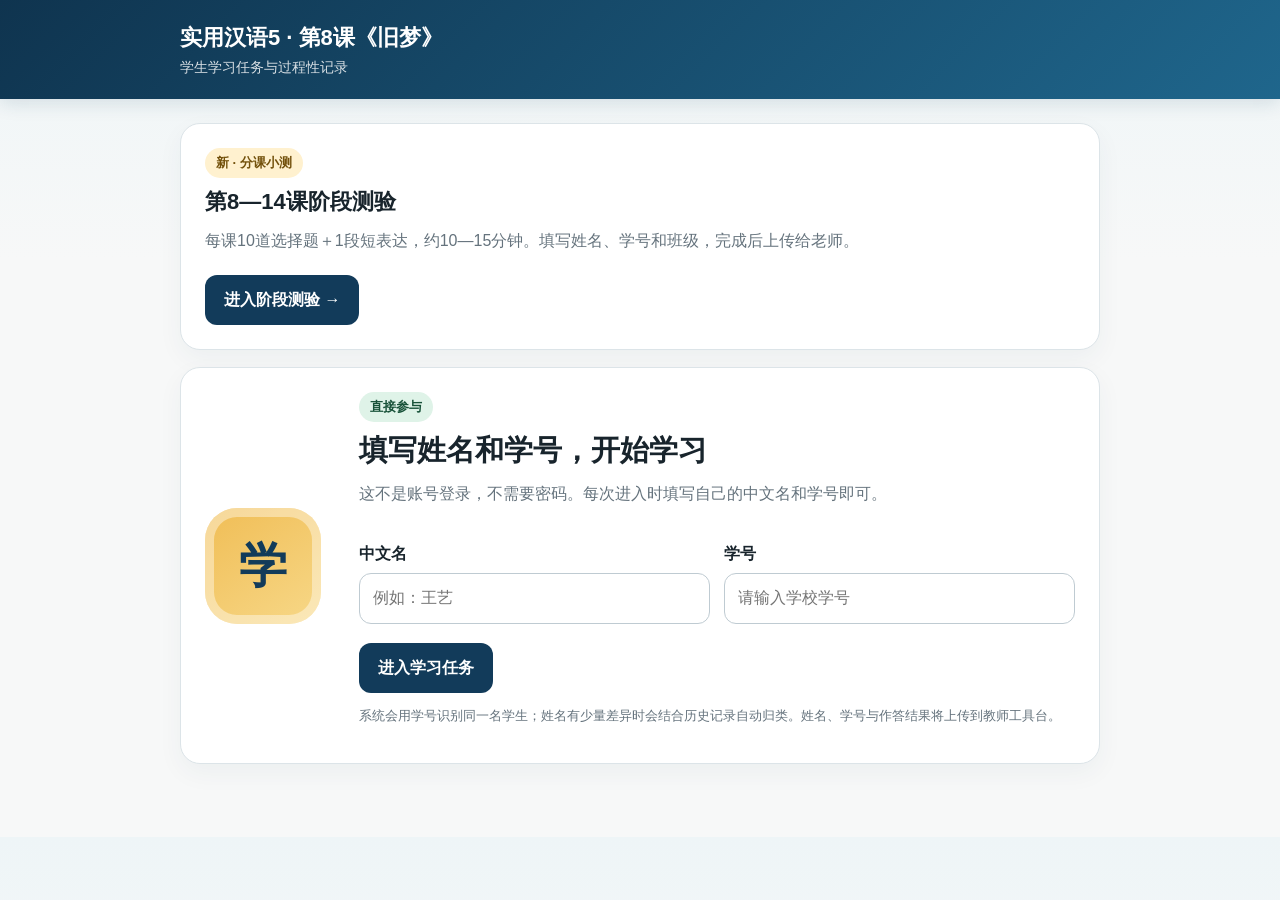
<file: index.html>
<!doctype html>
<html lang="zh-CN">
<head>
  <meta charset="utf-8">
  <meta name="viewport" content="width=device-width,initial-scale=1">
  <title>实用汉语5 第8课学习任务</title>
  <style>
    :root{--navy:#123b5a;--blue:#24739a;--sky:#eaf5f8;--mint:#dff3e8;--gold:#f0bd55;--coral:#ec725f;--ink:#18242c;--muted:#65737d;--line:#dce4e8;--paper:#f5f7f8;--white:#fff;--danger:#a12a2a}
    *{box-sizing:border-box}html{scroll-behavior:smooth}body{margin:0;background:linear-gradient(180deg,#eef5f7 0,#f7f8f8 260px);color:var(--ink);font-family:"Microsoft YaHei","PingFang SC",sans-serif;line-height:1.65}
    button,input,select,textarea{font:inherit}button{cursor:pointer}.top{background:linear-gradient(135deg,#0f344f,#1f668c);color:#fff;padding:20px 16px;box-shadow:0 4px 18px #123b5a22}
    .top-inner,.wrap{width:min(920px,calc(100% - 28px));margin:auto}.brand{font-size:22px;font-weight:900}.sub{opacity:.83;font-size:14px}.wrap{padding:24px 0 56px}
    .card{background:#fff;border:1px solid var(--line);border-radius:20px;padding:24px;margin-bottom:17px;box-shadow:0 9px 26px #123b5a0c}.hidden{display:none!important}
    h1,h2,h3{line-height:1.3;margin:0 0 12px}h1{font-size:29px}h2{font-size:22px}h3{font-size:17px}.lead{color:var(--muted);margin:0 0 20px}
    label{display:block;font-weight:750;margin:13px 0 6px}.field{width:100%;border:1px solid #bfcbd2;border-radius:12px;padding:11px 13px;background:#fff;min-height:47px}.field:focus{outline:3px solid #d8edf8;border-color:var(--blue)}
    .btn{border:0;border-radius:12px;background:var(--navy);color:#fff;font-weight:850;padding:12px 19px;min-height:47px;transition:.15s transform,.15s opacity}.btn:hover{transform:translateY(-1px)}.btn:disabled{opacity:.55;cursor:not-allowed;transform:none}.btn.secondary{background:#edf3f6;color:var(--navy)}.btn.gold{background:var(--gold);color:#31240d}.btn.coral{background:var(--coral)}
    .actions{display:flex;gap:10px;flex-wrap:wrap;margin-top:19px}.note{background:var(--mint);border-left:5px solid #4e9b7d;padding:13px 15px;border-radius:10px;margin:15px 0}.error{color:var(--danger);font-weight:750;margin-top:10px}.upload-state{margin:14px 0;padding:13px 15px;border-radius:11px;background:#edf7f2;color:#1e654e;font-weight:800}.upload-state.bad{background:#fff0f0;color:#8c2e2e}
    .student{display:flex;justify-content:space-between;gap:15px;align-items:center;background:linear-gradient(135deg,var(--navy),#205e80);color:#fff}.student small{opacity:.84}.badge{display:inline-block;background:var(--mint);color:#185239;padding:4px 11px;border-radius:999px;font-size:13px;font-weight:850;margin-bottom:10px}.badge.gold{background:#fff1cf;color:#73510c}.badge.blue{background:#e2f1f8;color:#155576}
    .join{display:grid;grid-template-columns:130px 1fr;gap:24px;align-items:center}.joinmark{width:116px;height:116px;border-radius:32px;background:linear-gradient(145deg,var(--gold),#f7d888);display:grid;place-items:center;color:var(--navy);font-size:48px;font-weight:900;box-shadow:inset 0 0 0 9px #ffffff66}.privacy{font-size:13px;color:var(--muted);margin-top:12px}
    .task-grid{display:grid;grid-template-columns:repeat(3,1fr);gap:13px;margin-top:17px}.task{border:1px solid var(--line);border-radius:16px;padding:17px;background:#fff;display:flex;flex-direction:column}.task.featured{border:2px solid #e6a937;background:linear-gradient(160deg,#fffaf0,#fff)}.task .num{font-size:12px;font-weight:900;color:var(--blue);letter-spacing:.08em}.task h3{margin:7px 0}.task p{font-size:14px;color:var(--muted);margin:0 0 14px;flex:1}.task .btn{width:100%}
    .q{border:1px solid var(--line);padding:17px;margin:13px 0;border-radius:14px;background:#fbfcfc}.q-title{font-weight:850;margin-bottom:9px;padding:0 5px}.opt{display:flex;gap:10px;align-items:flex-start;border:1px solid var(--line);border-radius:11px;padding:10px 12px;margin:8px 0;font-weight:400;background:#fff}.opt:hover{border-color:#8fb4c7;background:#f4fafc}.opt input{margin-top:6px;accent-color:var(--blue)}.letter{color:var(--blue);font-weight:900;min-width:20px}
    .section-head{display:flex;justify-content:space-between;gap:14px;align-items:flex-start;margin-bottom:13px}.source{font-size:12px;font-weight:800;color:#66757f;background:#eef2f4;border-radius:999px;padding:5px 10px;white-space:nowrap}.example{background:#fff8e9;border:1px solid #eed59c;border-radius:13px;padding:14px 16px;margin:13px 0}.example b{color:#79540d}.wordbank{display:flex;gap:8px;flex-wrap:wrap;margin:12px 0}.wordbank span{background:var(--sky);color:#245870;border-radius:999px;padding:5px 10px;font-weight:750}.prompt-list{margin:10px 0;padding-left:23px;columns:2}.counter{text-align:right;color:var(--muted);font-size:13px;margin-top:5px}
    .grid{display:grid;grid-template-columns:1fr 1fr;gap:14px}.checks{display:grid;grid-template-columns:1fr 1fr;gap:8px}.check{border:1px solid var(--line);border-radius:10px;padding:9px;font-weight:400}.check input{margin-right:7px;accent-color:var(--blue)}
    .rating{display:grid;grid-template-columns:1fr 150px;gap:12px;align-items:center;margin:9px 0}.score{display:grid;grid-template-columns:repeat(4,1fr);gap:9px;margin-top:16px}.score div{background:#edf4f7;border-radius:12px;padding:12px;text-align:center}.score strong{display:block;font-size:23px;color:var(--blue)}
    .steps{margin:0;padding-left:22px}.steps li{margin:7px 0}.passage{background:#f1f5f7;border-left:4px solid var(--blue);padding:12px 14px;border-radius:8px;margin-bottom:15px}.muted{color:var(--muted);font-size:13px}
    @media(max-width:720px){.join{grid-template-columns:1fr}.joinmark{width:82px;height:82px;border-radius:24px;font-size:35px}.task-grid{grid-template-columns:1fr}.grid,.checks,.score{grid-template-columns:1fr}.rating{grid-template-columns:1fr}.prompt-list{columns:1}.card{padding:18px}.student{align-items:flex-start;flex-direction:column}.section-head{display:block}.source{display:inline-block;margin-bottom:10px}}
  </style>
</head>
<body>
  <header class="top"><div class="top-inner"><div class="brand">实用汉语5 · 第8课《旧梦》</div><div class="sub">学生学习任务与过程性记录</div></div></header>
  <main class="wrap">
    <section class="card" aria-label="第8至14课阶段测验"><span class="badge gold">新 · 分课小测</span><h2>第8—14课阶段测验</h2><p class="lead">每课10道选择题＋1段短表达，约10—15分钟。填写姓名、学号和班级，完成后上传给老师。</p><a class="btn" style="display:inline-block;text-decoration:none" href="stage.html">进入阶段测验 →</a></section>
    <section id="joinView" class="card">
      <div class="join">
        <div class="joinmark">学</div>
        <div><span class="badge">直接参与</span><h1>填写姓名和学号，开始学习</h1><p class="lead">这不是账号登录，不需要密码。每次进入时填写自己的中文名和学号即可。</p>
          <form id="joinForm">
            <div class="grid"><div><label for="participantName">中文名</label><input class="field" id="participantName" autocomplete="name" placeholder="例如：王艺" minlength="2" required></div><div><label for="studentNumber">学号</label><input class="field" id="studentNumber" inputmode="text" autocomplete="off" placeholder="请输入学校学号" minlength="3" required></div></div>
            <div class="actions"><button class="btn" type="submit">进入学习任务</button></div><div id="joinError" class="error" role="alert"></div>
            <p class="privacy">系统会用学号识别同一名学生；姓名有少量差异时会结合历史记录自动归类。姓名、学号与作答结果将上传到教师工具台。</p>
          </form>
        </div>
      </div>
    </section>

    <section id="homeView" class="hidden">
      <div class="card student"><div><h2 id="hello"></h2><small id="studentIdentity"></small></div><button class="btn secondary" id="switchBtn" type="button">重新填写信息</button></div>
      <div class="card"><span class="badge gold">本次重点</span><h2>第一次课回顾测试</h2><p class="lead">请先完成回顾测试。内容包括比较句排序、完成对话、《旧梦》新词和语法、短文写作。</p>
        <div class="task-grid">
          <article class="task featured"><div class="num">01 · 约20分钟</div><h3>第一次课回顾测试</h3><p>课本练习四、五、十＋本课新词语法；提交后自动同步教师工具台和学习画像。</p><button class="btn gold" id="openReview" type="button">开始回顾测试</button></article>
          <article class="task"><div class="num">02 · 课前</div><h3>学习起点画像</h3><p>学习经历、需要和课前小测，用于安排分层学习。</p><button class="btn" id="openPre" type="button">打开课前测试</button></article>
          <article class="task"><div class="num">03 · 课后</div><h3>第8课课后任务</h3><p>词汇、阅读、比较句与两项表达任务。</p><button class="btn coral" id="openPost" type="button">打开课后任务</button></article>
        </div>
        <p id="statusText" class="note"></p><div class="actions"><button class="btn secondary" id="downloadExisting" type="button">备用：下载已有学习记录</button></div><p id="downloadHint" class="muted"></p>
      </div>
    </section>

    <form id="reviewView" class="hidden">
      <div class="card student"><div><h2>第一次课回顾测试</h2><small id="reviewStudent"></small></div><button class="btn secondary back" type="button">返回</button></div>
      <section class="card"><div class="section-head"><div><span class="badge blue">第1部分 · 30分</span><h2>把词语整理成句子</h2><p class="lead">先在心里整理课本中的词语，再选择语序正确的句子。</p></div><span class="source">课本综合练习四</span></div><div id="reviewReorder"></div></section>
      <section class="card"><div class="section-head"><div><span class="badge blue">第2部分 · 40分</span><h2>模仿例子完成对话</h2><p class="lead">注意“比”“没有”“不比”和“一点儿”的位置。</p></div><span class="source">课本综合练习五</span></div><div class="example"><b>例：</b>昨天20℃，今天21℃。<br>A：今天比昨天热吗？<br>B：今天比昨天热一点儿。</div><div id="reviewDialogue"></div></section>
      <section class="card"><div class="section-head"><div><span class="badge blue">第3部分 · 30分</span><h2>第8课新词和语法</h2><p class="lead">把新词放进真实句子，也检查比较句的意思。</p></div><span class="source">《旧梦》重点</span></div><div class="wordbank"><span>往事</span><span>难忘</span><span>想起来</span><span>告别</span><span>梦里</span><span>消息</span><span>打听</span><span>比</span><span>没有</span><span>不比</span></div><div id="reviewLanguage"></div></section>
      <section class="card"><div class="section-head"><div><span class="badge gold">写作 · 不计客观题分数</span><h2>我最好的朋友</h2><p class="lead">写大约70个汉字，尽量使用本课的新词和比较句。</p></div><span class="source">课本第88页 · 第十题</span></div>
        <ol class="prompt-list"><li>你们什么时候认识？</li><li>他／她是什么样的人？</li><li>有什么难忘的事？</li><li>他／她现在在哪里？</li><li>你们还有联系吗？</li><li>你经常想念他／她吗？</li></ol>
        <div class="wordbank"><span>往事</span><span>难忘</span><span>忘不了</span><span>想起来</span><span>告别</span><span>出现</span><span>梦里</span><span>消息</span><span>打听</span></div>
        <div class="example"><b>可以参考这些句子：</b><br>我最好的朋友叫……，我们是……时候认识的。<br>他／她比我……，也很……。<br>有一次……，这件往事让我一直忘不了。<br>虽然我们现在……，但是我常常想起他／她。<br>有时他／她还会出现在我的梦里，我也会向朋友打听他／她的消息。</div>
        <label for="reviewWriting">我的短文</label><textarea class="field" id="reviewWriting" name="reviewWriting" rows="8" minlength="55" maxlength="260" required placeholder="我最好的朋友叫……"></textarea><div id="reviewCounter" class="counter">0 / 建议70字</div>
        <label for="reviewConfidence">完成后，你对比较句的信心是多少？</label><select class="field" id="reviewConfidence" name="reviewConfidence" required><option value="">请选择1至5</option><option value="1">1 · 还不会</option><option value="2">2 · 需要很多帮助</option><option value="3">3 · 基本会</option><option value="4">4 · 比较熟练</option><option value="5">5 · 可以自己运用</option></select>
        <div class="actions"><button class="btn gold" type="submit">提交回顾测试</button></div>
      </section>
    </form>

    <form id="preView" class="hidden">
      <div class="card student"><div><h2>课前小测试</h2><small id="preStudent"></small></div><button class="btn secondary back" type="button">返回</button></div>
      <section class="card"><span class="badge">学习情况</span><div class="grid"><div><label>HSK情况</label><select class="field" name="hsk" required><option value="">请选择</option><option>HSK3级</option><option>HSK4级</option><option>未参加HSK，但可以完成HSK3至4级任务</option></select></div><div><label>学习汉语时间</label><select class="field" name="years" required><option value="">请选择</option><option>2年以内</option><option>2至3年</option><option>4年及以上</option></select></div></div><label>最想提高什么</label><div class="checks" id="goals"></div><label>哪些方式最能帮助你</label><div class="checks" id="supports"></div><label>想到“难忘”，你会想到谁？为什么？</label><textarea class="field" name="memorable" rows="3" minlength="10" required></textarea></section>
      <section class="card"><span class="badge">6道小题</span><h2>看看你已经会什么</h2><div class="passage">司苔拉是“我”小时候的邻居。“我”年龄小，妈妈不放心“我”一个人过马路，就请司苔拉领着“我”上学。</div><div id="preQuestions"></div></section>
      <section class="card"><span class="badge">课前信心</span><div id="preRatings"></div><div class="actions"><button class="btn" type="submit">提交课前测试</button></div></section>
    </form>

    <form id="postView" class="hidden">
      <div class="card student"><div><h2>课后任务</h2><small id="postStudent"></small></div><button class="btn secondary back" type="button">返回</button></div>
      <section class="card"><span class="badge">词汇</span><div id="vocabQuestions"></div></section>
      <section class="card"><span class="badge">阅读</span><div class="passage">人老了，往事常常进入梦里。作者记得童年邻居司苔拉：她会说英语和广东话，像姐姐一样领着“我”上学、照顾“我”。到了老年，作者仍然想知道她的消息。</div><div id="readingQuestions"></div></section>
      <section class="card"><span class="badge">语法与排序</span><div id="grammarQuestions"></div><div id="orderQuestions"></div></section>
      <section class="card"><span class="badge">写作一</span><h2>我的旧梦</h2><p class="lead">写80至200字，写一位难忘的人，至少使用4个本课新词。</p><div class="example"><b>句子参考：</b>想起这段往事，我还是忘不了……；虽然我们已经告别，但是……；我常常打听他／她的消息。</div><textarea class="field" name="oldDream" rows="8" minlength="80" required placeholder="往事、难忘、出现、年龄、照顾、告别、刚刚、打听、消息"></textarea></section>
      <section class="card"><span class="badge">写作二</span><h2>高铁服务比较</h2><p class="lead">用3至5句话比较A线和B线，至少使用2种比较句，并给出建议。</p><div class="passage"><strong>A线：</strong>8:10发车，运行35分钟，停8站<br><strong>B线：</strong>8:25发车，运行42分钟，停10站</div><textarea class="field" name="rail" rows="6" required placeholder="A线比B线……；B线没有A线……；因为……，所以我建议您……"></textarea></section>
      <section class="card"><span class="badge">课后自评</span><div id="postRatings"></div><div class="actions"><button class="btn" type="submit">提交课后任务</button></div></section>
    </form>

    <section id="doneView" class="card hidden"><span class="badge">完成</span><h1 id="doneTitle"></h1><p id="doneText" class="lead"></p><div id="uploadState" class="upload-state hidden"></div><div id="scoreBox" class="score"></div><div class="actions"><button class="btn secondary" id="doneHome" type="button">返回首页</button><button class="btn hidden" id="retryUpload" type="button">重新上传给老师</button><button class="btn secondary" id="downloadBtn" type="button">备用：下载学习记录</button></div></section>
  </main>
  <script>
    const reviewReorder=[
      ['这本小说　没有　有意思　那本',['这本小说没有那本有意思。','那本小说没有这本小说有意思。','这本小说比那本没有有意思。'],1],
      ['我　比　晚　姐姐　睡得',['姐姐比睡得我晚。','我睡得姐姐比晚。','我比姐姐睡得晚。'],2],
      ['这儿的东西　比　不　贵　我们那儿',['这儿的东西不比我们那儿贵。','我们那儿不贵比这儿的东西。','这儿的东西比不贵我们那儿。'],0],
      ['这种啤酒　青岛啤酒　好喝　没有',['青岛啤酒这种没有啤酒好喝。','这种啤酒好喝没有青岛啤酒。','这种啤酒没有青岛啤酒好喝。'],2],
      ['这辆汽车　新　那辆　比',['那辆比新这辆汽车。','这辆汽车比那辆新。','这辆汽车新比那辆。'],1]
    ];
    const reviewDialogue=[
      ['这件衣服150元，那件衣服152元。A：那件衣服比这件衣服贵吗？',['那件衣服没有这件衣服贵。','那件衣服比这件衣服贵多了。','那件衣服比这件衣服贵一点儿。'],2],
      ['城市A离这里900多公里，城市B离这里890多公里。A：城市B比城市A远吗？',['城市B不比城市A远。','城市B比城市A远一点儿。','城市A没有城市B远。'],0],
      ['今年的新生3000人，去年的新生3100人。选择合适的问句。',['今年的新生没有去年的多。','今年的新生比去年的少吗？','去年的新生比今年的少吗？'],1],
      ['这种水果好吃，那种水果不好吃。A：那种水果比这种好吃吗？',['这种水果不比那种好吃。','那种水果比这种好吃一点儿。','那种水果没有这种好吃。'],2]
    ];
    const reviewLanguage=[
      ['“那段____很难忘，我一想起来就会笑。”',['消息','往事','年龄'],1],
      ['想知道多年不见的朋友在哪里，最合适的说法是：',['照顾朋友','向朋友告别','打听朋友的消息'],2],
      ['“她昨天又____我的梦里。”',['出现在','打听了','告别了'],0],
      ['A车厢比B车厢安静一点儿，意思是：',['A车厢比B车厢安静很多','A车厢稍微更安静','B车厢没有声音'],1],
      ['“B站不比A站远”的意思最接近：',['B站一定比A站远','B站和A站完全一样远','B站没有A站远，或者两站差不多远'],2]
    ];
    const pre=[
      ['“难忘”最接近哪个意思？',['刚刚知道','很难忘记','不想打听'],1],['“打听消息”是什么意思？',['跟别人告别','把事情忘记','向别人询问情况'],2],['短文中，司苔拉和“我”最可能是什么关系？',['童年的邻居和朋友','现在的同事','老师和学生'],0],['妈妈为什么请司苔拉领“我”上学？',['“我”不会说广东话','“我”年龄小，一个人过马路不安全','司苔拉是老师'],1],['A线35分钟，B线42分钟。选择正确句子。',['A线比B线7分钟快','B线比A线快7分钟','A线比B线快7分钟'],2],['节假日的车站比平时还忙。哪句结构正确？',['高峰期比平峰期更忙','高峰期更比平峰期忙','高峰期比平峰期忙更'],0]
    ];
    const vocab=[['我明天就回国了，今天来向大家____。',['出现','忘记','告别'],2],['我想向服务台____一下列车晚点的____。',['打听／消息','消息／打听','照顾／同事'],0],['车站工作人员要主动____有需要的旅客。',['忘记','照顾','告别'],1],['列车____到站，旅客正在下车。',['有时','并','刚刚'],2]];
    const reading=[['作者认为一生中什么最难忘？',['小时候遇到过的人和事','最近几年的事','老同事的名字'],0],['最近经常出现在“我”梦里的是谁？',['妈妈','老同事','司苔拉'],2],['司苔拉和“我”是什么关系？',['同事','邻居和童年朋友','老师和学生'],1],['课文结尾哪个信息最能表现“我”的思念？',['询问她是否还活着、到哪里打听消息','说她不是中国人','只说她比“我”高'],0]];
    const grammar=[['选择正确的比较句。',['A站比B站很大','A站比B站大','A站很比B站大'],1],['A线35分钟，B线42分钟。',['A线比B线7分钟快','B线比A线快7分钟','A线比B线快7分钟'],2],['B站换乘路线更复杂，怎样说更合适？',['B站没有A站方便','A站没有B站方便','B站比A站很方便'],0]];
    const orders=[['这辆汽车更新。',['那辆 比 这辆汽车 新','这辆汽车 比 那辆 新','比 那辆 这辆汽车 新'],1],['A线35分钟，B线42分钟。',['A线 比 B线 快 7分钟','B线 比 A线 快 7分钟','A线 7分钟 比 B线 快'],0]];
    const ratingLabels=['听懂课文录音','用汉语口头表达','读懂课文与题目','写出连贯的短文','完成专业汉语任务'];
    const API_URL='https://cloudbase-d3gxxe4l88c3d5907-1431364187.ap-shanghai.app.tcloudbase.com/ecrl/lesson8';
    const views=['joinView','homeView','reviewView','preView','postView','doneView'];let current=null,lastRecord=null;
    const byId=id=>document.getElementById(id);const show=id=>{views.forEach(view=>byId(view).classList.toggle('hidden',view!==id));scrollTo({top:0,behavior:'smooth'})};
    function questions(target,list,prefix){byId(target).innerHTML=list.map((q,i)=>`<fieldset class="q"><legend class="q-title">${i+1}. ${q[0]}</legend>${q[1].map((option,j)=>`<label class="opt"><input type="radio" name="${prefix}${i}" value="${j}" required><span class="letter">${String.fromCharCode(65+j)}</span><span>${option}</span></label>`).join('')}</fieldset>`).join('')}
    function ratings(target,prefix){byId(target).innerHTML=ratingLabels.map((label,i)=>`<div class="rating"><label for="${prefix}${i}">${label}</label><select class="field" id="${prefix}${i}" name="${prefix}${i}" required><option value="">请选择1至5</option>${[1,2,3,4,5].map(n=>`<option>${n}</option>`).join('')}</select></div>`).join('')}
    function checks(target,name,items){byId(target).innerHTML=items.map(item=>`<label class="check"><input type="checkbox" name="${name}" value="${item}">${item}</label>`).join('')}
    function score(form,list,prefix,points){return list.reduce((total,q,i)=>total+(Number(form.elements[prefix+i].value)===q[2]?points:0),0)}
    function answers(form,list,prefix){return list.map((_,i)=>Number(form.elements[prefix+i].value))}
    function recordKey(){return `ecrl_${current.studentCode}`}
    function identityText(){return `${current.name} · 学号 ${current.studentNumber}`}
    function save(stage,data){const old=JSON.parse(localStorage.getItem(recordKey())||'{}');const next={...old,student:{code:current.studentCode,name:current.name,studentNumber:current.studentNumber},[stage]:data};localStorage.setItem(recordKey(),JSON.stringify(next));lastRecord=next;return next}
    function updateHome(){const rec=JSON.parse(localStorage.getItem(recordKey())||'{}');byId('statusText').textContent=`完成情况　回顾测试：${rec.review?'已完成':'未完成'}　｜　课前画像：${rec.pre?'已完成':'未完成'}　｜　课后任务：${rec.post?'已完成':'未完成'}`}
    function setIdentity(){byId('hello').textContent=`${current.name}，你好`;byId('studentIdentity').textContent=`学号 ${current.studentNumber}`;['reviewStudent','preStudent','postStudent'].forEach(id=>byId(id).textContent=identityText())}
    function downloadRecord(record){const a=document.createElement('a');a.href=URL.createObjectURL(new Blob([JSON.stringify(record,null,2)],{type:'application/json'}));a.download=`${record.student.studentNumber||record.student.code}-第8课学习记录.json`;a.click();setTimeout(()=>URL.revokeObjectURL(a.href),1000)}
    async function request(body){const response=await fetch(API_URL,{method:'POST',headers:{'Content-Type':'application/json'},body:JSON.stringify(body)});const result=await response.json();if(!response.ok||!result.ok)throw new Error(result.message||'网络请求失败');return result}
    async function join(name,studentNumber){const result=await request({action:'join',name:name.trim(),studentNumber:studentNumber.trim()});return result.participant}
    async function uploadRecord(record){byId('uploadState').className='upload-state';byId('uploadState').textContent='正在把学习记录上传给老师……';byId('retryUpload').classList.add('hidden');try{const result=await request({action:'submit',name:current.submittedName||current.name,studentNumber:current.studentNumber,record});if(result.participant){current={...current,...result.participant};sessionStorage.setItem('ecrl_current_participant',JSON.stringify(current));setIdentity()}if(result.review&&lastRecord?.review){lastRecord.review.scores=result.review.scores;lastRecord.review.total=result.review.total;localStorage.setItem(recordKey(),JSON.stringify(lastRecord))}byId('uploadState').className='upload-state';byId('uploadState').textContent='✓ 已成功上传，老师刷新教师工具台后即可看到，学习画像也会同步更新。';return true}catch(error){byId('uploadState').className='upload-state bad';byId('uploadState').textContent=`上传暂未成功：${error.message}。记录已保存在本机，请点击“重新上传给老师”。`;byId('retryUpload').classList.remove('hidden');return false}}
    byId('joinForm').addEventListener('submit',async event=>{event.preventDefault();const button=event.currentTarget.querySelector('[type=submit]');button.disabled=true;byId('joinError').textContent='正在进入学习任务……';try{current=await join(byId('participantName').value,byId('studentNumber').value);sessionStorage.setItem('ecrl_current_participant',JSON.stringify(current));setIdentity();updateHome();byId('joinError').textContent='';show('homeView')}catch(error){byId('joinError').textContent=error.message||'暂时无法进入，请检查姓名、学号和网络。'}finally{button.disabled=false}});
    byId('switchBtn').onclick=()=>{sessionStorage.removeItem('ecrl_current_participant');current=null;show('joinView')};
    byId('openReview').onclick=()=>show('reviewView');byId('openPre').onclick=()=>show('preView');byId('openPost').onclick=()=>show('postView');document.querySelectorAll('.back').forEach(button=>button.onclick=()=>{updateHome();show('homeView')});byId('doneHome').onclick=()=>{updateHome();show('homeView')};
    byId('downloadExisting').onclick=()=>{const rec=JSON.parse(localStorage.getItem(recordKey())||'null');if(!rec||(!rec.review&&!rec.pre&&!rec.post)){byId('downloadHint').textContent='当前浏览器里还没有学习记录，请先完成任务。';return}downloadRecord(rec);byId('downloadHint').textContent='学习记录已下载；只在自动上传失败时把文件交给老师作为备份。'};
    byId('reviewWriting').addEventListener('input',event=>{byId('reviewCounter').textContent=`${event.target.value.replace(/\s/g,'').length} / 建议70字`});
    byId('reviewView').addEventListener('submit',async event=>{event.preventDefault();const form=event.currentTarget,button=form.querySelector('[type=submit]');button.disabled=true;const data={submittedAt:new Date().toISOString(),answers:{reorder:answers(form,reviewReorder,'rr'),dialogue:answers(form,reviewDialogue,'rd'),language:answers(form,reviewLanguage,'rl')},scores:{reorder:score(form,reviewReorder,'rr',6),dialogue:score(form,reviewDialogue,'rd',10),language:score(form,reviewLanguage,'rl',6)},writing:form.reviewWriting.value,confidence:Number(form.reviewConfidence.value)};data.total=data.scores.reorder+data.scores.dialogue+data.scores.language;lastRecord=save('review',data);byId('doneTitle').textContent='回顾测试已完成';byId('doneText').textContent='系统正在上传作答并同步你的学习画像。';byId('scoreBox').innerHTML=`<div><strong>${data.total}</strong>客观题总分</div><div><strong>${data.scores.reorder}</strong>句子排序</div><div><strong>${data.scores.dialogue}</strong>完成对话</div><div><strong>${data.scores.language}</strong>新词语法</div>`;show('doneView');await uploadRecord(lastRecord);button.disabled=false});
    byId('preView').addEventListener('submit',async event=>{event.preventDefault();const form=event.currentTarget,button=form.querySelector('[type=submit]');button.disabled=true;const data={submittedAt:new Date().toISOString(),hsk:form.hsk.value,years:form.years.value,goals:[...form.querySelectorAll('[name=goals]:checked')].map(item=>item.value),supports:[...form.querySelectorAll('[name=supports]:checked')].map(item=>item.value),memorable:form.memorable.value,quizScore:score(form,pre,'preq',10),ratings:ratingLabels.map((_,i)=>Number(form.elements['pr'+i].value))};lastRecord=save('pre',data);byId('doneTitle').textContent='课前任务已完成';byId('doneText').textContent='系统正在提交记录，完成后请停在这里等老师上课。';byId('scoreBox').innerHTML=`<div><strong>${data.quizScore}</strong>小测分数</div>`;show('doneView');await uploadRecord(lastRecord);button.disabled=false});
    byId('postView').addEventListener('submit',async event=>{event.preventDefault();const form=event.currentTarget,button=form.querySelector('[type=submit]');button.disabled=true;const data={submittedAt:new Date().toISOString(),vocabulary:score(form,vocab,'vq',5),reading:score(form,reading,'rq',8),grammar:score(form,grammar,'gq',8),ordering:score(form,orders,'oq',12),oldDream:form.oldDream.value,rail:form.rail.value,ratings:ratingLabels.map((_,i)=>Number(form.elements['por'+i].value))};lastRecord=save('post',data);byId('doneTitle').textContent='课后任务已完成';byId('doneText').textContent='系统正在把本次学习成果提交给老师。';byId('scoreBox').innerHTML=`<div><strong>${data.vocabulary}</strong>词汇</div><div><strong>${data.reading}</strong>阅读</div><div><strong>${data.grammar}</strong>语法</div><div><strong>${data.ordering}</strong>排序</div>`;show('doneView');await uploadRecord(lastRecord);button.disabled=false});
    byId('retryUpload').onclick=()=>{if(lastRecord)uploadRecord(lastRecord)};byId('downloadBtn').onclick=()=>{if(!lastRecord)lastRecord=JSON.parse(localStorage.getItem(recordKey())||'null');if(lastRecord)downloadRecord(lastRecord)};
    questions('reviewReorder',reviewReorder,'rr');questions('reviewDialogue',reviewDialogue,'rd');questions('reviewLanguage',reviewLanguage,'rl');questions('preQuestions',pre,'preq');questions('vocabQuestions',vocab,'vq');questions('readingQuestions',reading,'rq');questions('grammarQuestions',grammar,'gq');questions('orderQuestions',orders,'oq');ratings('preRatings','pr');ratings('postRatings','por');checks('goals','goals',['听懂课文录音','记住新词','读懂长句','说得更流利','写得更完整','学习高铁服务汉语']);checks('supports','supports',['图片和关键词','分段重听','句子排序','例句或句框','同伴讨论','老师个别反馈']);
    try{const saved=JSON.parse(sessionStorage.getItem('ecrl_current_participant')||'null');if(saved?.studentCode&&saved?.studentNumber){current=saved;setIdentity();updateHome();show('homeView')}}catch{}
  </script>
</body>
</html>
</file>
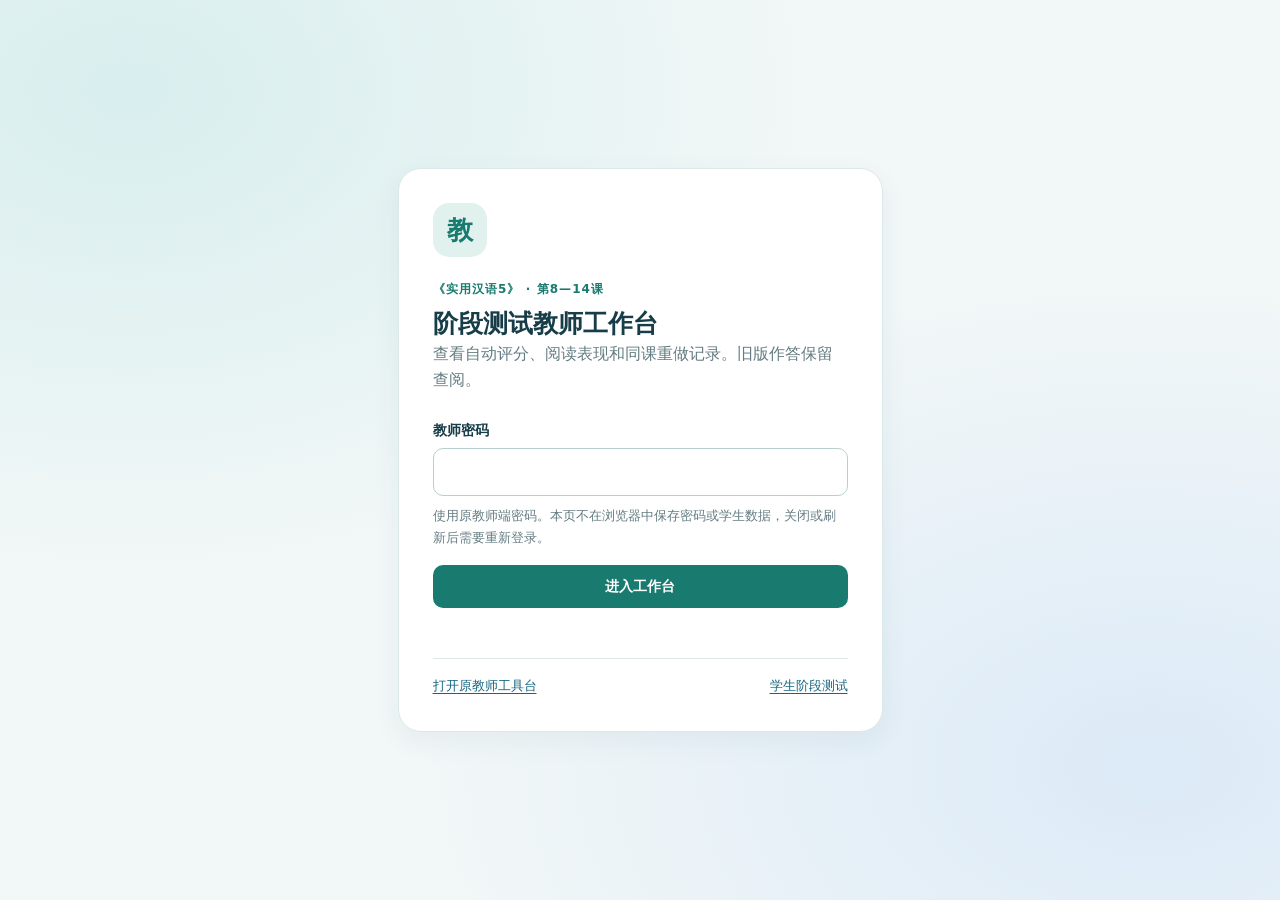
<file: stage-teacher.html>
<!doctype html>
<html lang="zh-CN">
<head>
  <meta charset="utf-8">
  <meta name="viewport" content="width=device-width,initial-scale=1">
  <meta name="referrer" content="no-referrer">
  <title>阶段测试 · 教师工作台</title>
  <link rel="stylesheet" href="stage-teacher.css?v=20261012a">
  <script src="stage-teacher.js?v=20261012a" defer></script>
</head>
<body>
  <section id="loginView" class="login-wrap">
    <div class="login-card">
      <div class="brand-mark" aria-hidden="true">教</div>
      <p class="eyebrow">《实用汉语5》 · 第8—14课</p>
      <h1>阶段测试教师工作台</h1>
      <p class="muted">查看自动评分、阅读表现和同课重做记录。旧版作答保留查阅。</p>
      <form id="loginForm">
        <label for="teacherPassword">教师密码</label>
        <input id="teacherPassword" type="password" autocomplete="current-password" required maxlength="200" aria-describedby="loginNote">
        <p id="loginNote" class="small muted">使用原教师端密码。本页不在浏览器中保存密码或学生数据，关闭或刷新后需要重新登录。</p>
        <button id="loginButton" class="button primary full-width" type="submit">进入工作台</button>
        <button id="cancelLoad" class="button quiet full-width" type="button" hidden>取消读取</button>
        <p id="loginMessage" class="message" role="status" aria-live="polite"></p>
      </form>
      <div class="login-links"><a href="teacher.html">打开原教师工具台</a><a href="stage.html">学生阶段测试</a></div>
    </div>
  </section>

  <div id="appView" hidden>
    <header class="topbar">
      <div class="topbar-inner">
        <div><p class="eyebrow">《实用汉语5》</p><h1>阶段测试教师工作台</h1></div>
        <div class="actions"><a class="button quiet" href="teacher.html">原教师工具台</a><button id="refreshButton" class="button secondary" type="button">刷新数据</button><button id="logoutButton" class="button quiet" type="button">退出</button></div>
      </div>
    </header>
    <main class="shell">
      <section class="notice" aria-label="记录说明">
        <p><strong>班级、姓名和学号由学生自行填写，属于身份自报，不能视为身份认证。</strong>发现错填或同名记录时，请先核对学生本人。</p>
        <p id="syncMessage" class="small muted" role="status" aria-live="polite"></p>
      </section>

      <section class="card filter-card" aria-label="查询与导出">
        <div class="filters">
          <div class="filter search-filter"><label for="searchInput">查询学生</label><input id="searchInput" type="search" placeholder="班级、姓名或学号" autocomplete="off"></div>
          <div class="filter"><label for="classFilter">班级</label><select id="classFilter"><option value="">全部班级</option></select></div>
          <div class="filter"><label for="lessonFilter">课次</label><select id="lessonFilter"><option value="">全部课次</option></select></div>
          <button id="clearFilters" class="button quiet" type="button">清除筛选</button>
        </div>
        <div class="export-row"><span id="filterSummary" class="small muted"></span><div class="actions"><label class="sr-only" for="exportScope">导出范围</label><select id="exportScope"><option value="latest">仅每人每课最新提交</option><option value="all">全部历次提交</option></select><button id="exportButton" class="button secondary" type="button">导出筛选结果 CSV</button></div></div>
      </section>

      <section class="metrics" aria-label="当前筛选统计">
        <article class="metric"><span>已参与学生</span><strong id="studentCount">0</strong><small>当前筛选内去重人数</small></article>
        <article class="metric"><span>每人每课最新提交</span><strong id="latestCount">0</strong><small>一位学生可有多课记录</small></article>
        <article class="metric"><span>旧版最新提交待批改</span><strong id="pendingCount">0</strong><small>仅统计旧版短表达</small></article>
        <article class="metric"><span>历次提交</span><strong id="attemptCount">0</strong><small>含同课重做</small></article>
      </section>

      <section class="card">
        <div class="section-heading"><div><p class="eyebrow">班级概览</p><h2>每一课，分别看</h2></div><span class="pill">新版全客观题 · 满分 100</span></div>
        <p class="small muted">人数和平均分取每人每课最新提交，按试卷版本和满分分别统计，不混算新旧试卷。旧版待批改记录也计入该版客观分。</p>
        <div class="table-wrap"><table class="summary-table"><caption class="sr-only">按班级与课次汇总的最新提交</caption><thead><tr><th scope="col">班级</th><th scope="col">课次</th><th scope="col">已交人数</th><th scope="col">平均客观分 / 满分</th><th scope="col">待批改</th><th scope="col">试卷版本</th></tr></thead><tbody id="classSummaryRows"></tbody></table></div>
      </section>

      <section class="card">
        <div class="section-heading"><div><p class="eyebrow">学生记录</p><h2>七课成绩，一行查看</h2></div><span id="rowCount" class="pill"></span></div>
        <p class="small muted">各课显示最新客观分、满分和评分状态。选定课次会筛出已交该课的学生，仍展示这些学生的七课对照。表格可左右滚动。各课试题不同，跨课分数变化不直接代表学习进步。</p>
        <div class="table-wrap" tabindex="0" role="region" aria-label="学生七课成绩，可左右滚动"><table class="student-table"><caption class="sr-only">每位学生第8—14课最新成绩</caption><thead><tr id="studentHeaders"></tr></thead><tbody id="studentRows"></tbody></table></div>
      </section>
      <p class="footer-note">数据从云端读取；本页仅在当前页面内存中保留本次查看结果。学生端不能查询其他学生的记录。</p>
    </main>
  </div>

  <dialog id="detailDialog" aria-labelledby="detailTitle">
    <div class="dialog-header"><div><p class="eyebrow">历次作答详情</p><h2 id="detailTitle"></h2><p id="detailIdentity" class="small muted"></p></div><button id="closeDetail" class="close-button" aria-label="关闭学生详情" type="button">×</button></div>
    <div class="dialog-body">
      <section aria-labelledby="historyTitle"><h3 id="historyTitle">历次提交</h3><p class="small muted">点击一条记录查看。相同课次与相同版本的重做记录可对照客观分；以下按提交时间排序。</p><div id="attemptHistory" class="history-list"></div></section>
      <div id="attemptDetail"></div>
      <form id="gradeForm" class="grade-panel">
        <div class="section-heading"><h3>旧版短表达批改</h3><span class="pill">共 20 分</span></div>
        <div class="grade-fields">
          <div><label for="contentScore">内容 <span class="muted">/ 8</span></label><input id="contentScore" name="content" type="number" inputmode="numeric" min="0" max="8" step="1" required><p class="small muted">回应题目，信息完整。</p></div>
          <div><label for="grammarScore">目标句型 <span class="muted">/ 8</span></label><input id="grammarScore" name="grammar" type="number" inputmode="numeric" min="0" max="8" step="1" required><p class="small muted">按要求使用本课词语或句型。</p></div>
          <div><label for="expressionScore">表达 <span class="muted">/ 4</span></label><input id="expressionScore" name="expression" type="number" inputmode="numeric" min="0" max="4" step="1" required><p class="small muted">意思清楚，句子连贯。</p></div>
        </div>
        <label for="gradeFeedback">给学生的反馈</label><textarea id="gradeFeedback" rows="4" maxlength="2000" placeholder="指出一处做得好的地方，再给出一条可操作的建议。"></textarea>
        <div class="grade-actions"><span id="gradeTotal" class="small muted">填写三个分项后显示短表达总分。</span><button id="saveGrade" class="button primary" type="submit">保存批改到云端</button></div>
        <p id="gradeMessage" class="message" role="status" aria-live="polite"></p>
      </form>
    </div>
  </dialog>
</body>
</html>
</file>
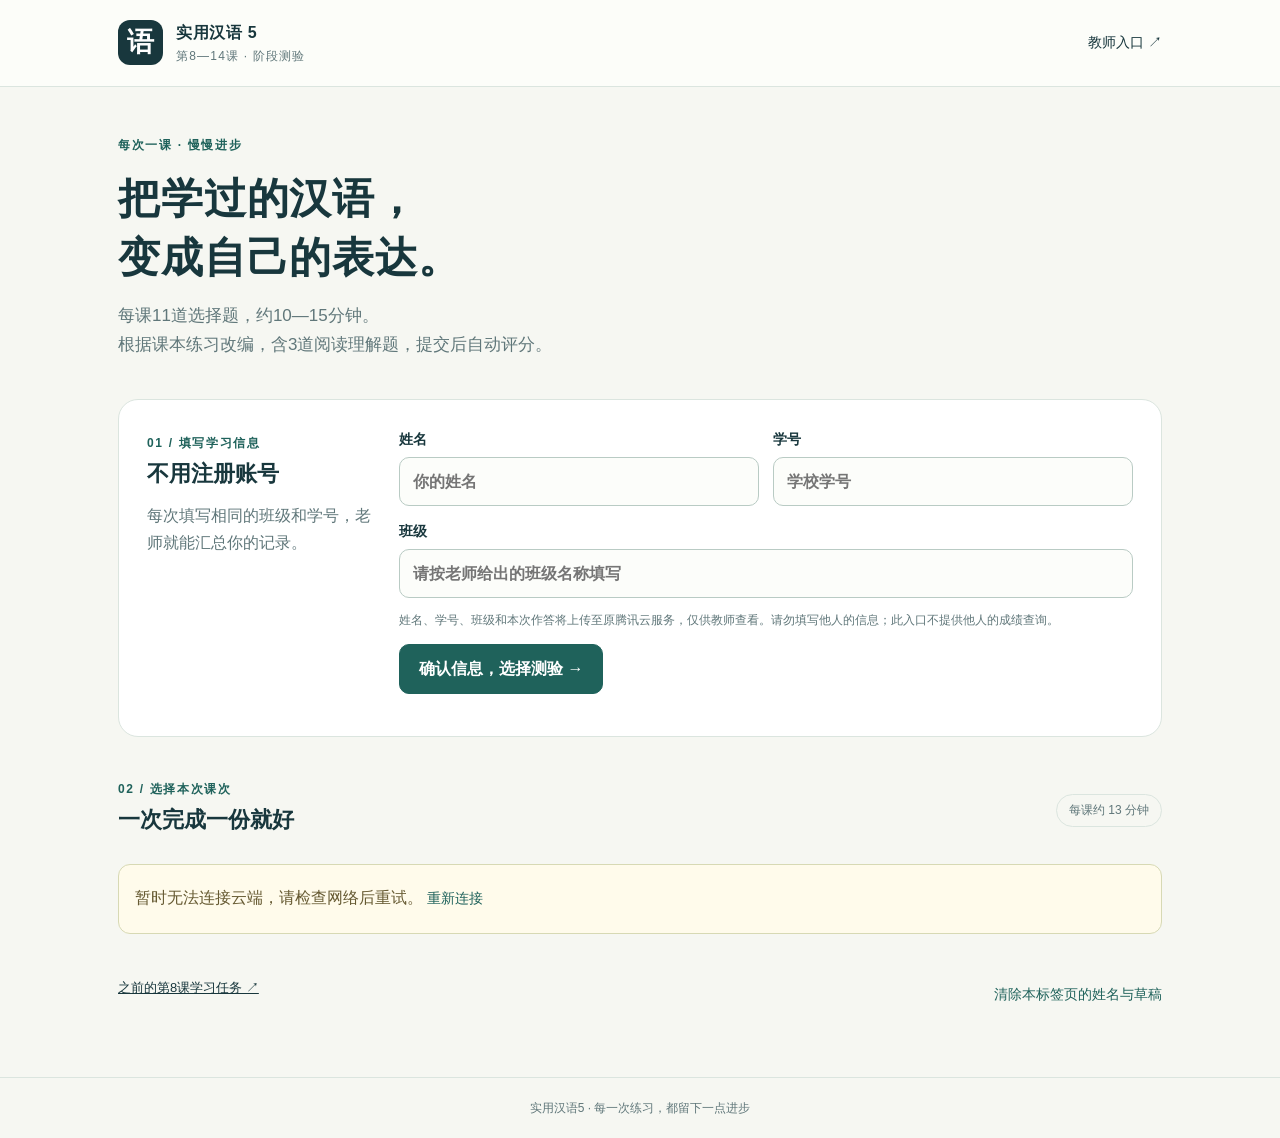
<file: stage.html>
<!doctype html>
<html lang="zh-CN">
<head>
  <meta charset="utf-8"><meta name="viewport" content="width=device-width,initial-scale=1">
  <meta name="referrer" content="no-referrer"><meta name="theme-color" content="#163d43">
  <title>第8—14课阶段测验 · 实用汉语5</title>
  <link rel="stylesheet" href="stage.css?v=20261012a"><script src="stage.js?v=20261012a" defer></script>
</head>
<body>
  <header class="site-head"><div class="head-inner"><a class="brand" href="stage.html"><span class="brand-seal" aria-hidden="true">语</span><span>实用汉语 5<small>第8—14课 · 阶段测验</small></span></a><a class="quiet-link" href="stage-teacher.html">教师入口 ↗</a></div></header>
  <main id="app" class="wrap">
    <section id="home">
      <div class="intro"><p class="eyebrow">每次一课 · 慢慢进步</p><h1>把学过的汉语，<br>变成自己的表达。</h1><p class="subtitle">每课11道选择题，约10—15分钟。<br>根据课本练习改编，含3道阅读理解题，提交后自动评分。</p></div>
      <section class="card identity"><div><span class="step-label">01 / 填写学习信息</span><h2>不用注册账号</h2><p class="muted">每次填写相同的班级和学号，老师就能汇总你的记录。</p></div><form id="identityForm"><div class="fields"><label>姓名<input id="name" name="name" autocomplete="name" maxlength="80" required placeholder="你的姓名"></label><label>学号<input id="studentNumber" name="studentNumber" autocomplete="off" maxlength="80" required placeholder="学校学号"></label><label>班级<input id="className" name="className" autocomplete="off" maxlength="80" required placeholder="请按老师给出的班级名称填写"></label></div><p class="privacy">姓名、学号、班级和本次作答将上传至原腾讯云服务，仅供教师查看。请勿填写他人的信息；此入口不提供他人的成绩查询。</p><button class="primary" type="submit">确认信息，选择测验 <span aria-hidden="true">→</span></button><p id="identityError" class="error" role="alert"></p></form><div id="identitySummary" class="hidden"></div></section>
      <div class="section-title"><div><span class="step-label">02 / 选择本次课次</span><h2>一次完成一份就好</h2></div><span class="pill">每课约 13 分钟</span></div>
      <div id="loadState" class="notice" role="status">正在连接测验题库……</div><div id="lessonCards" class="lesson-grid"></div>
      <div class="footer-links"><a href="index.html">之前的第8课学习任务 ↗</a><button id="clearDevice" class="text-button" type="button">清除本标签页的姓名与草稿</button></div>
    </section>
    <section id="quiz" class="hidden" aria-labelledby="quizTitle">
      <div class="quiz-top"><button id="backHome" class="text-button" type="button">← 返回课次</button><span id="quizIdentity" class="muted"></span></div>
      <div class="quiz-heading"><div><p id="quizLesson" class="eyebrow"></p><h1 id="quizTitle"></h1></div><div class="timebox"><span>已用时</span><strong id="elapsed">00:00</strong><small>不限时 · 建议10—15分钟</small></div></div>
      <nav id="questionNav" class="question-nav" aria-label="选择题号"></nav>
      <form id="questionForm" novalidate><div id="questionBody" class="card question-card"></div><div class="quiz-controls"><button id="prevQuestion" type="button" class="secondary">上一题</button><span id="completion" class="muted"></span><button id="nextQuestion" type="button" class="primary">下一题 →</button><button id="submitQuiz" type="submit" class="primary hidden">检查并提交</button></div><p id="quizError" class="error" role="alert"></p></form>
      <p class="footnote">满分100分：词语／语法题每题8分，阅读题每题12分；全部自动评分。不倒计时，到15分钟也不会强制交卷。</p>
    </section>
    <section id="result" class="hidden" aria-labelledby="resultTitle"><div class="card result-hero"><p id="resultBadge" class="eyebrow"></p><h1 id="resultTitle" tabindex="-1"></h1><p id="resultMessage"></p><div id="resultScore"></div><div class="actions"><button id="retryUpload" class="primary hidden" type="button">重新上传</button><button id="restartUpdatedQuiz" class="secondary hidden" type="button">保留旧稿，开始新版</button><button id="resultHome" class="secondary" type="button">返回课次</button><button id="downloadRecord" class="text-button" type="button">下载本次作答备份</button></div></div><div id="answerReview"></div></section>
    <p id="storageWarning" class="error hidden" role="status">浏览器无法保存草稿。请保持本页打开，提交成功后再关闭。</p>
  </main>
  <footer class="site-footer">实用汉语5 · 每一次练习，都留下一点进步</footer>
</body>
</html>
</file>
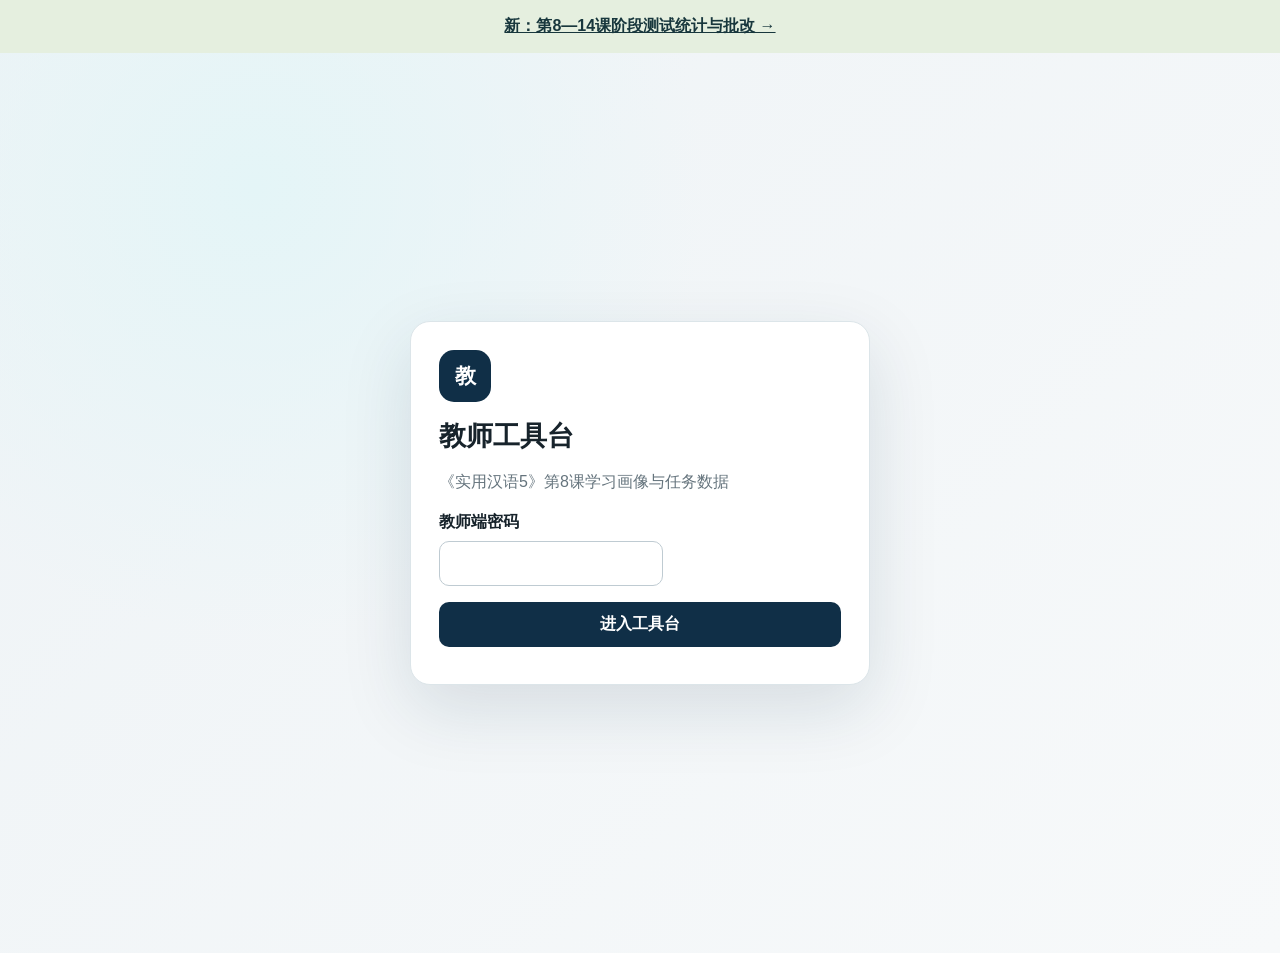
<file: teacher.html>
<!doctype html>
<html lang="zh-CN">
<head>
  <meta charset="utf-8">
  <meta name="viewport" content="width=device-width,initial-scale=1">
  <title>第8课教师工具台</title>
  <style>
    :root{--navy:#102f47;--blue:#1d658b;--cyan:#e8f5f7;--gold:#f2b84b;--green:#24775d;--red:#a23b3b;--ink:#17232b;--muted:#65747d;--line:#dce5e9;--paper:#f3f6f8;--white:#fff;--shadow:0 10px 30px rgba(16,47,71,.09)}
    *{box-sizing:border-box}html{font-size:16px}body{margin:0;background:var(--paper);color:var(--ink);font-family:"Microsoft YaHei","PingFang SC",sans-serif;line-height:1.55}button,input,select{font:inherit}button{cursor:pointer}.hidden{display:none!important}
    .top{position:sticky;top:0;z-index:10;background:var(--navy);color:#fff;box-shadow:0 4px 18px #102f4730}.topin{max-width:1280px;margin:auto;padding:15px 22px;display:flex;justify-content:space-between;gap:18px;align-items:center}.brand{font-size:20px;font-weight:900}.brand small{display:block;font-size:13px;font-weight:500;opacity:.75;margin-top:2px}.top-actions{display:flex;gap:9px;align-items:center}
    .shell{max-width:1280px;margin:auto;padding:24px 22px 48px}.notice{display:flex;justify-content:space-between;gap:14px;align-items:center;background:#fff7e6;border:1px solid #f4d89e;border-radius:14px;padding:12px 16px;margin-bottom:18px}.notice strong{color:#765213}.tag{display:inline-flex;align-items:center;border-radius:999px;padding:5px 10px;font-size:13px;font-weight:800;background:var(--cyan);color:var(--blue)}
    .tabs{display:flex;gap:9px;flex-wrap:wrap;margin-bottom:18px}.tab{border:1px solid var(--line);background:#fff;color:var(--navy);border-radius:10px;padding:10px 16px;font-weight:800}.tab.active{background:var(--navy);color:#fff;border-color:var(--navy)}
    .metrics{display:grid;grid-template-columns:repeat(5,1fr);gap:14px;margin-bottom:18px}.metric,.card{background:#fff;border:1px solid var(--line);border-radius:16px;box-shadow:var(--shadow)}.metric{padding:18px}.metric .label{font-size:14px;color:var(--muted);font-weight:700}.metric strong{display:block;font-size:30px;line-height:1.2;margin-top:8px;color:var(--navy)}.metric small{color:var(--muted)}
    .columns{display:grid;grid-template-columns:1.3fr .9fr;gap:18px}.card{padding:20px;margin-bottom:18px}h1,h2,h3{line-height:1.25;margin:0 0 12px}h1{font-size:27px}h2{font-size:20px}h3{font-size:16px}.muted{color:var(--muted)}
    .bar-row{display:grid;grid-template-columns:150px 1fr 42px;gap:10px;align-items:center;margin:13px 0}.track{height:12px;background:#edf1f3;border-radius:99px;overflow:hidden}.fill{height:100%;border-radius:inherit;background:linear-gradient(90deg,var(--blue),#4b9bb0)}.fill.gold{background:linear-gradient(90deg,#d9941f,var(--gold))}.fill.green{background:linear-gradient(90deg,var(--green),#58a487)}
    .profile{border:1px solid var(--line);border-radius:13px;padding:14px;margin-top:10px}.profile b{color:var(--navy)}.profile ul{margin:8px 0 0;padding-left:20px}.profile li{margin:5px 0}.toolbar{display:flex;gap:10px;flex-wrap:wrap;justify-content:space-between;align-items:center;margin-bottom:14px}.filters{display:flex;gap:9px;flex-wrap:wrap}.field{border:1px solid #bfcbd2;border-radius:10px;background:#fff;min-height:43px;padding:9px 11px}.search{min-width:240px}.btn{border:0;border-radius:10px;background:var(--navy);color:#fff;font-weight:800;padding:10px 15px;min-height:43px}.btn.secondary{background:#edf3f6;color:var(--navy)}.btn.gold{background:var(--gold);color:#392a0e}.btn.outline{background:#fff;color:var(--navy);border:1px solid #b9c8d0}.btn.small{padding:7px 10px;min-height:35px;font-size:14px}
    .tablebox{overflow:auto;border:1px solid var(--line);border-radius:13px}table{width:100%;border-collapse:collapse;background:#fff;min-width:1120px}th,td{padding:12px 13px;border-bottom:1px solid var(--line);text-align:left;vertical-align:middle}th{font-size:13px;color:#53636d;background:#f7f9fa;position:sticky;top:0}tbody tr:hover{background:#f3f8fa}.status{display:inline-block;padding:4px 8px;border-radius:999px;font-size:12px;font-weight:800}.status.yes{background:#e4f4ed;color:#1d6b51}.status.no{background:#eef1f3;color:#687781}.status.partial{background:#fff2d8;color:#815b11}
    .drop{border:2px dashed #a9c1cc;background:#f6fbfc;border-radius:16px;padding:32px 18px;text-align:center}.drop input{max-width:100%}.result{margin-top:14px;border-radius:11px;padding:12px 14px;background:#edf7f2;color:#1e654e;font-weight:700}.result.error{background:#fff0f0;color:#8c2e2e}.steps{margin:0;padding-left:22px}.steps li{margin:8px 0}
    dialog{border:0;border-radius:18px;padding:0;width:min(760px,calc(100% - 28px));box-shadow:0 25px 80px #07192755}dialog::backdrop{background:#102f4770}.dialogin{padding:22px}.dialoghead{display:flex;justify-content:space-between;gap:12px}.close{border:0;background:#eef3f5;color:var(--navy);border-radius:9px;width:40px;height:40px;font-size:20px}.detail-grid{display:grid;grid-template-columns:1fr 1fr;gap:12px}.detailbox{background:#f4f7f8;border-radius:12px;padding:13px}.detailbox strong{display:block;color:var(--navy);font-size:18px;margin-top:4px}.detailbox p{white-space:pre-wrap;margin:7px 0 0}.full{grid-column:1/-1}
    .loginwrap{min-height:100vh;display:grid;place-items:center;padding:22px;background:radial-gradient(circle at 20% 15%,#e4f5f7,transparent 35%),linear-gradient(135deg,#eef3f6,#f7f9fa)}.login{width:min(460px,100%);background:#fff;border:1px solid var(--line);border-radius:20px;padding:28px;box-shadow:0 24px 70px #102f4720}.loginmark{width:52px;height:52px;border-radius:15px;background:var(--navy);color:#fff;display:grid;place-items:center;font-weight:900;font-size:21px;margin-bottom:18px}.login label{display:block;font-weight:800;margin:14px 0 6px}.error{color:var(--red);font-weight:700;margin-top:9px}.foot{color:var(--muted);font-size:13px;text-align:center;margin-top:25px}
    @media(max-width:1050px){.metrics{grid-template-columns:repeat(3,1fr)}}@media(max-width:850px){.metrics{grid-template-columns:1fr 1fr}.columns{grid-template-columns:1fr}.notice{align-items:flex-start;flex-direction:column}.topin{align-items:flex-start}.detail-grid{grid-template-columns:1fr}.full{grid-column:auto}}@media(max-width:520px){.metrics{grid-template-columns:1fr}.shell{padding:16px 13px 36px}.topin{padding:13px}.brand{font-size:17px}.top-actions .tag{display:none}.search{min-width:100%;width:100%}.filters{width:100%}.filters select{flex:1}.card{padding:16px}}
  </style>
</head>
<body>
  <div style="padding:14px 22px;background:#e5efdf;text-align:center"><a href="stage-teacher.html" style="color:#18373d;font-weight:700">新：第8—14课阶段测试统计与批改 →</a></div>
  <section id="loginView" class="loginwrap"><form id="loginForm" class="login"><div class="loginmark">教</div><h1>教师工具台</h1><p class="muted">《实用汉语5》第8课学习画像与任务数据</p><label for="password">教师端密码</label><input id="password" class="field" type="password" autocomplete="current-password" required><button class="btn" style="width:100%;margin-top:16px" type="submit">进入工具台</button><div id="loginError" class="error" role="alert"></div></form></section>
  <div id="appView" class="hidden">
    <header class="top"><div class="topin"><div class="brand">第8课《旧梦》教师工具台<small>先前学习画像 · 回顾测试 · 过程性记录</small></div><div class="top-actions"><span id="rosterCount" class="tag">23名学生</span><button id="refreshCloud" class="btn gold small" type="button">刷新数据</button><button id="logout" class="btn secondary small" type="button">退出</button></div></div></header>
    <main class="shell">
      <div class="notice"><div><strong>画像说明：</strong>系统以学号为主要识别信息，并用中文名近似匹配处理少量输入差异；回顾测试提交后，画像会同步成绩、薄弱项和姓名别名。<div id="cloudStatus" class="muted">等待连接在线数据……</div></div><span class="tag">云端实时收集</span></div>
      <nav class="tabs"><button class="tab active" data-view="overview" type="button">班级概览</button><button class="tab" data-view="students" type="button">学生画像</button><button class="tab" data-view="import" type="button">备用导入与导出</button></nav>
      <section id="overview" class="view">
        <div class="metrics"><article class="metric"><div class="label">当前画像人数</div><strong id="profileCount">23</strong><small>含新增参与者</small></article><article class="metric"><div class="label">回顾测试已交</div><strong id="reviewCount">0</strong><small>第一次课回顾</small></article><article class="metric"><div class="label">回顾测试平均分</div><strong id="reviewAverage">—</strong><small>客观题满分100</small></article><article class="metric"><div class="label">课前画像已交</div><strong id="preCount">0</strong><small>学生实际提交</small></article><article class="metric"><div class="label">课后任务已交</div><strong id="postCount">0</strong><small>学生实际提交</small></article></div>
        <div class="columns"><article class="card"><h2>回顾测试学习画像</h2><p class="muted">学生提交后按客观题分数与最弱分项自动更新。</p><div class="bar-row"><span>掌握较好（85—100）</span><div class="track"><div id="strongBar" class="fill green" style="width:0"></div></div><b id="strongCount">0</b></div><div class="bar-row"><span>需要巩固（60—84）</span><div class="track"><div id="middleBar" class="fill gold" style="width:0"></div></div><b id="middleCount">0</b></div><div class="bar-row"><span>重点辅导（0—59）</span><div class="track"><div id="supportBar" class="fill" style="width:0"></div></div><b id="supportCount">0</b></div><h3 style="margin-top:22px">分项平均分</h3><div class="bar-row"><span>句子排序</span><div class="track"><div id="reorderBar" class="fill" style="width:0"></div></div><b id="reorderAverage">—</b></div><div class="bar-row"><span>完成对话</span><div class="track"><div id="dialogueBar" class="fill gold" style="width:0"></div></div><b id="dialogueAverage">—</b></div><div class="bar-row"><span>新词语法</span><div class="track"><div id="languageBar" class="fill green" style="width:0"></div></div><b id="languageAverage">—</b></div></article>
          <article class="card"><h2>教师查看重点</h2><div class="profile"><b>身份归类</b><ul><li>同一学号自动归为同一学生</li><li>姓名小差异记录为历史别名</li><li>新学号会自动建立待观察画像</li></ul></div><div class="profile"><b>回顾测试</b><ul><li>客观题由云端重新计分</li><li>查看排序、对话、新词语法分项</li><li>打开个人详情可阅读写作原文</li></ul></div><div class="profile"><b>教学调整</b><ul><li>根据最弱分项安排分层练习</li><li>60分以下优先给予句框支持</li><li>写作结合新词与比较句反馈</li></ul></div></article>
        </div>
      </section>
      <section id="students" class="view hidden"><article class="card"><div class="toolbar"><div><h2>学生画像</h2><div class="muted">点击“查看”检查姓名归类、测试分项、写作和画像同步结果。</div></div><div class="filters"><input id="search" class="field search" placeholder="搜索姓名或学号"><select id="tierFilter" class="field"><option value="">全部层级</option><option>巩固层</option><option>过渡层</option><option>拓展层</option><option>待观察</option></select></div></div><div class="tablebox"><table><thead><tr><th>学生</th><th>学号</th><th>起点分层</th><th>回顾测试</th><th>画像同步</th><th>课前</th><th>课后</th><th></th></tr></thead><tbody id="studentRows"></tbody></table></div></article></section>
      <section id="import" class="view hidden"><div class="columns"><article class="card"><div class="drop"><h2>备用：批量导入学习记录</h2><p class="muted">只有学生自动上传失败时，才需要选择网页下载的JSON文件。</p><input id="fileInput" type="file" accept=".json,application/json" multiple><div style="margin-top:14px"><button id="importBtn" class="btn" type="button">导入所选文件</button></div></div><div id="importResult" class="hidden"></div></article><article class="card"><h2>正常收集流程</h2><ol class="steps"><li>学生填写中文名和学号，直接进入任务。</li><li>学生完成回顾、课前或课后任务并提交。</li><li>记录自动上传到腾讯云。</li><li>教师点击顶部“刷新数据”查看。</li></ol><div class="profile"><b>自动同步内容</b><ul><li>姓名、学号和历史姓名别名</li><li>回顾测试分项成绩和班级平均分</li><li>自动识别的薄弱项与学习画像</li><li>短文、课前画像和课后任务</li></ul></div><div class="toolbar" style="margin-top:18px"><button id="exportCsv" class="btn gold" type="button">导出班级CSV</button><button id="backupJson" class="btn outline" type="button">备份全部数据</button></div></article></div></section>
      <div class="foot">学生提交数据保存在腾讯云；当前设备只缓存本次查看结果。建议定期使用“备份全部数据”。</div>
    </main>
  </div>
  <dialog id="studentDialog"><div class="dialogin"><div class="dialoghead"><div><h2 id="detailName"></h2><div id="detailIdentity" class="muted"></div></div><button id="closeDialog" class="close" type="button" aria-label="关闭">×</button></div><div id="detailBody" class="detail-grid" style="margin-top:18px"></div></div></dialog>
  <script>
    const key='ecrl_teacher_records_v2';const API_URL='https://cloudbase-d3gxxe4l88c3d5907-1431364187.ap-shanghai.app.tcloudbase.com/ecrl/lesson8';let teacherPassword='',records=[];try{records=JSON.parse(sessionStorage.getItem(key)||'[]')}catch{records=[]}
    const byId=id=>document.getElementById(id);const esc=value=>String(value??'').replace(/[&<>"']/g,char=>({'&':'&amp;','<':'&lt;','>':'&gt;','"':'&quot;',"'":'&#39;'}[char]));const average=values=>values.length?Math.round(values.reduce((a,b)=>a+Number(b||0),0)/values.length):null;
    function persist(){sessionStorage.setItem(key,JSON.stringify(records))}
    function mergeCloud(cloudRecords,profiles){const cached=new Map(records.map(record=>[record.code,record]));records=(Array.isArray(profiles)?profiles:[]).map(profile=>{const old=cached.get(profile.code)||{};return{...old,...profile,review:old.review||null,pre:old.pre||null,post:old.post||null}});(cloudRecords||[]).forEach(cloud=>{let record=records.find(item=>item.code===cloud.studentCode);if(!record){record={code:cloud.studentCode,name:cloud.studentName||cloud.submittedName||'未填写姓名',studentNumber:cloud.studentNumber||'',tier:'待观察',hsk:'未填写',focus:'待查看',support:'句框＋教师反馈',risk:'需核对身份',path:'先查看回顾测试',isClassStudent:false};records.push(record)}Object.assign(record,{studentNumber:cloud.studentNumber||record.studentNumber||'',submittedName:cloud.submittedName||record.name,nameAliases:cloud.nameAliases||record.nameAliases||[],studentNumbers:cloud.studentNumbers||record.studentNumbers||[],lastMatchType:cloud.lastMatchType||'',review:cloud.review||record.review||null,pre:cloud.pre||record.pre||null,post:cloud.post||record.post||null,lastImportedAt:cloud.updatedAt||new Date().toISOString()})});persist();renderAll()}
    async function syncFromCloud(){byId('cloudStatus').textContent='正在读取腾讯云中的学生记录……';try{const response=await fetch(API_URL,{method:'POST',headers:{'Content-Type':'application/json'},body:JSON.stringify({action:'list',teacherPassword})});const result=await response.json();if(!response.ok||!result.ok)throw new Error(result.message||'读取失败');mergeCloud(result.records||[],result.profiles||[]);const submitted=(result.records||[]).length,classSubmitted=(result.records||[]).filter(cloud=>(result.profiles||[]).find(profile=>profile.code===cloud.studentCode)?.isClassStudent).length,time=new Date(result.fetchedAt||Date.now()).toLocaleString('zh-CN',{hour12:false});byId('cloudStatus').textContent=`已连接：共${submitted}名参与者有云端记录，其中班级名单内${classSubmitted}名；更新时间 ${time}`;return true}catch(error){byId('cloudStatus').textContent=`在线数据读取失败：${error.message}`;return false}}
    function postTotal(post){return post?Number(post.vocabulary||0)+Number(post.reading||0)+Number(post.grammar||0)+Number(post.ordering||0):null}
    function reviewBand(review){const score=Number(review?.total);return !review?'尚未提交':score>=85?'掌握较好':score>=60?'需要巩固':'重点辅导'}
    function reviewFocus(record){if(record.observedFocus)return record.observedFocus;if(!record.review?.scores)return'待提交后更新';const labels={reorder:'比较句语序',dialogue:'比较句对话',language:'《旧梦》新词语法'};const weakest=Object.entries(record.review.scores).sort((a,b)=>Number(a[1])-Number(b[1]))[0];return weakest?labels[weakest[0]]:'待观察'}
    function renderOverview(){const reviews=records.filter(record=>record.review),pres=records.filter(record=>record.pre),posts=records.filter(record=>record.post),scores=reviews.map(record=>Number(record.review.total)||0);byId('profileCount').textContent=records.length;byId('rosterCount').textContent=`${records.length}名画像`;byId('reviewCount').textContent=reviews.length;byId('reviewAverage').textContent=scores.length?average(scores):'—';byId('preCount').textContent=pres.length;byId('postCount').textContent=posts.length;const groups={strong:scores.filter(score=>score>=85).length,middle:scores.filter(score=>score>=60&&score<85).length,support:scores.filter(score=>score<60).length};[['strong',groups.strong],['middle',groups.middle],['support',groups.support]].forEach(([name,count])=>{byId(`${name}Count`).textContent=count;byId(`${name}Bar`).style.width=`${reviews.length?Math.round(count/reviews.length*100):0}%`});const parts=[['reorder',30],['dialogue',40],['language',30]];parts.forEach(([name,max])=>{const value=reviews.length?average(reviews.map(record=>Number(record.review.scores?.[name])||0)):null;byId(`${name}Average`).textContent=value===null?'—':value;byId(`${name}Bar`).style.width=`${value===null?0:Math.round(value/max*100)}%`})}
    function renderRows(){const query=byId('search').value.trim().toLowerCase(),tier=byId('tierFilter').value;const list=records.filter(record=>{const searchable=[record.name,record.studentNumber,...(record.nameAliases||[])].join(' ').toLowerCase();return(!query||searchable.includes(query))&&(!tier||record.tier===tier)});byId('studentRows').innerHTML=list.map(record=>`<tr><td><b>${esc(record.name)}</b>${record.submittedName&&record.submittedName!==record.name?`<div class="muted">本次：${esc(record.submittedName)}</div>`:''}</td><td>${esc(record.studentNumber||'尚未填写')}</td><td><span class="tag">${esc(record.tier)}</span></td><td><span class="status ${record.review?'yes':'no'}">${record.review?`${record.review.total}分`:'待提交'}</span></td><td>${record.review?`<span class="status ${record.review.total>=85?'yes':record.review.total>=60?'partial':'no'}">${reviewBand(record.review)}</span><div class="muted">重点：${esc(reviewFocus(record))}</div>`:'—'}</td><td><span class="status ${record.pre?'yes':'no'}">${record.pre?`${record.pre.quizScore??'—'}分`:'待提交'}</span></td><td><span class="status ${record.post?'yes':'no'}">${record.post?`${postTotal(record.post)}分`:'待提交'}</span></td><td><button class="btn small outline" data-code="${esc(record.code)}" type="button">查看</button></td></tr>`).join('')||'<tr><td colspan="8" class="muted">没有符合条件的学生。</td></tr>';document.querySelectorAll('[data-code]').forEach(button=>button.onclick=()=>openDetail(button.dataset.code))}
    function ratingAverage(values){if(!Array.isArray(values)||!values.length)return'—';return(values.reduce((a,b)=>a+Number(b||0),0)/values.length).toFixed(1)}
    function openDetail(code){const record=records.find(item=>item.code===code);if(!record)return;byId('detailName').textContent=record.name;byId('detailIdentity').textContent=`学号 ${record.studentNumber||'尚未填写'} · 系统归类 ${record.code}`;const scores=record.review?.scores||{};byId('detailBody').innerHTML=`<div class="detailbox"><span class="muted">起点画像</span><strong>${esc(record.tier)} · ${esc(record.hsk)}</strong></div><div class="detailbox"><span class="muted">回顾后画像</span><strong>${esc(reviewBand(record.review))}</strong><div class="muted">重点巩固：${esc(reviewFocus(record))}</div></div><div class="detailbox"><span class="muted">本次填写姓名</span><strong>${esc(record.submittedName||'尚未填写')}</strong><div class="muted">归类依据：${esc(record.lastMatchType||'—')}</div></div><div class="detailbox"><span class="muted">历史姓名别名</span><strong style="font-size:16px">${esc((record.nameAliases||[]).join('、')||'暂无')}</strong></div><div class="detailbox full"><span class="muted">建议学习路径</span><strong style="font-size:16px">${esc(record.path)}</strong></div>${record.review?`<div class="detailbox"><span class="muted">回顾测试总分</span><strong>${record.review.total} / 100</strong><div class="muted">信心 ${record.review.confidence||'—'} / 5</div></div><div class="detailbox"><span class="muted">分项成绩</span><strong style="font-size:16px">排序 ${scores.reorder??'—'}/30 · 对话 ${scores.dialogue??'—'}/40 · 新词语法 ${scores.language??'—'}/30</strong></div><div class="detailbox full"><span class="muted">《我最好的朋友》</span><p>${esc(record.review.writing||'未填写')}</p></div>`:''}<div class="detailbox"><span class="muted">课前记录</span><strong>${record.pre?`${record.pre.quizScore??'—'}分 · 信心${ratingAverage(record.pre.ratings)}`:'尚未提交'}</strong></div><div class="detailbox"><span class="muted">课后记录</span><strong>${record.post?`${postTotal(record.post)}分 · 信心${ratingAverage(record.post.ratings)}`:'尚未提交'}</strong></div>${record.post?`<div class="detailbox full"><span class="muted">《我的旧梦》</span><p>${esc(record.post.oldDream||'未填写')}</p></div><div class="detailbox full"><span class="muted">高铁服务比较</span><p>${esc(record.post.rail||'未填写')}</p></div>`:''}`;byId('studentDialog').showModal()}
    function renderAll(){renderOverview();renderRows()}
    byId('loginForm').addEventListener('submit',async event=>{event.preventDefault();const button=event.currentTarget.querySelector('[type=submit]');teacherPassword=byId('password').value;button.disabled=true;byId('loginError').textContent='正在连接教师数据库……';const ok=await syncFromCloud();button.disabled=false;if(ok){sessionStorage.setItem('ecrl_teacher_password',teacherPassword);byId('loginView').classList.add('hidden');byId('appView').classList.remove('hidden');byId('loginError').textContent=''}else byId('loginError').textContent='无法进入教师工具台，请检查密码或网络。'});
    byId('logout').onclick=()=>{sessionStorage.removeItem('ecrl_teacher_password');location.reload()};byId('refreshCloud').onclick=syncFromCloud;document.querySelectorAll('.tab').forEach(button=>button.onclick=()=>{document.querySelectorAll('.tab').forEach(item=>item.classList.toggle('active',item===button));document.querySelectorAll('.view').forEach(view=>view.classList.toggle('hidden',view.id!==button.dataset.view));if(button.dataset.view==='students')renderRows()});byId('search').oninput=renderRows;byId('tierFilter').onchange=renderRows;byId('closeDialog').onclick=()=>byId('studentDialog').close();
    byId('importBtn').onclick=async()=>{const files=[...byId('fileInput').files],box=byId('importResult');if(!files.length){box.className='result error';box.textContent='请先选择学生学习记录文件。';return}let ok=0,failed=[];for(const file of files){try{const data=JSON.parse(await file.text()),code=data?.student?.code,number=data?.student?.studentNumber;let record=records.find(item=>item.code===code||(number&&item.studentNumber===number));if(!record){record={code:code||`OFFLINE-${Date.now()}-${ok}`,name:data?.student?.name||'未填写姓名',studentNumber:number||'',tier:'待观察',hsk:'未填写',path:'先查看导入记录',focus:'根据作答更新',support:'教师反馈',risk:'离线记录需核对',isClassStudent:false};records.push(record)}if(data.review)record.review=data.review;if(data.pre)record.pre=data.pre;if(data.post)record.post=data.post;record.lastImportedAt=new Date().toISOString();ok++}catch(error){failed.push(`${file.name}：${error.message}`)}}persist();renderAll();box.className=failed.length?'result error':'result';box.innerHTML=`成功导入 ${ok} 个文件。${failed.length?'<br>'+failed.map(esc).join('<br>'):''}`};
    function download(name,text,type='application/json'){const anchor=document.createElement('a');anchor.href=URL.createObjectURL(new Blob([text],{type}));anchor.download=name;anchor.click();setTimeout(()=>URL.revokeObjectURL(anchor.href),1000)}
    byId('backupJson').onclick=()=>download(`第8课教师工具台备份-${new Date().toISOString().slice(0,10)}.json`,JSON.stringify({exportedAt:new Date().toISOString(),records},null,2));byId('exportCsv').onclick=()=>{const heads=['姓名','本次填写姓名','学号','姓名别名','起点分层','回顾测试总分','句子排序','完成对话','新词语法','画像状态','重点巩固','写作','课前分数','课后总分','回顾提交时间','课前提交时间','课后提交时间','内部归类标识'];const rows=records.map(record=>[record.name,record.submittedName||'',record.studentNumber||'',(record.nameAliases||[]).join('、'),record.tier,record.review?.total??'',record.review?.scores?.reorder??'',record.review?.scores?.dialogue??'',record.review?.scores?.language??'',reviewBand(record.review),reviewFocus(record),record.review?.writing??'',record.pre?.quizScore??'',postTotal(record.post)??'',record.review?.submittedAt??'',record.pre?.submittedAt??'',record.post?.submittedAt??'',record.code]);const csv=[heads,...rows].map(row=>row.map(value=>`"${String(value).replace(/"/g,'""')}"`).join(',')).join('\r\n');download(`第8课班级学习数据-${new Date().toISOString().slice(0,10)}.csv`,'\ufeff'+csv,'text/csv;charset=utf-8')};
    teacherPassword=sessionStorage.getItem('ecrl_teacher_password')||'';if(teacherPassword){byId('loginView').classList.add('hidden');byId('appView').classList.remove('hidden');renderAll();syncFromCloud()}
  </script>
</body>
</html>
</file>
<file: stage-teacher.css>
:root{color-scheme:light;--ink:#173d48;--muted:#647c82;--blue:#176782;--teal:#197b70;--line:#dce9e9;--paper:#f2f7f7;--white:#fff;--red:#a83441;--amber:#936015;--shadow:0 9px 28px #234c5810}
*{box-sizing:border-box}body{margin:0;background:var(--paper);color:var(--ink);font-family:"Microsoft YaHei","PingFang SC",system-ui,sans-serif;line-height:1.65}button,input,select,textarea{font:inherit}button,a,input,select,textarea{-webkit-tap-highlight-color:transparent}button{cursor:pointer}button:disabled{cursor:wait;opacity:.55}[hidden]{display:none!important}a{color:var(--blue);text-underline-offset:3px}h1,h2,h3,p{margin:0}h1,h2,h3{line-height:1.35}h1{font-size:25px}h2{font-size:22px}h3{font-size:18px}p+p{margin-top:8px}label{display:block;font-weight:700;font-size:14px;margin-bottom:6px}input,select,textarea{width:100%;min-height:44px;padding:10px 12px;border:1px solid #b9cece;border-radius:10px;background:#fff;color:var(--ink)}textarea{resize:vertical}input:focus,select:focus,textarea:focus{outline:3px solid #7bc4c649;outline-offset:1px;border-color:var(--teal)}button:focus-visible,a:focus-visible{outline:3px solid #159baf;outline-offset:3px}.small{font-size:13px}.muted{color:var(--muted)}.eyebrow{font-size:12px;color:var(--teal);font-weight:800;letter-spacing:.09em;margin-bottom:7px}.sr-only{position:absolute;width:1px;height:1px;padding:0;margin:-1px;overflow:hidden;clip:rect(0,0,0,0);white-space:nowrap;border:0}.button{display:inline-flex;justify-content:center;align-items:center;gap:6px;min-height:43px;padding:9px 15px;border:1px solid transparent;border-radius:10px;text-decoration:none;font-weight:700;font-size:14px;line-height:1.5}.primary{background:var(--teal);color:#fff}.secondary{background:#e5f1f4;color:var(--blue);border-color:#c8e0e7}.quiet{background:#fff;color:var(--ink);border-color:var(--line)}.full-width{width:100%}.actions{display:flex;gap:9px;align-items:center;flex-wrap:wrap}.message{min-height:24px;margin-top:12px;font-size:14px;white-space:pre-wrap;overflow-wrap:anywhere}.message.error{color:var(--red)}.message.success{color:var(--teal)}
.login-wrap{min-height:100vh;display:grid;place-items:center;padding:28px;background:radial-gradient(ellipse at 10% 10%,#d8eeee,transparent 42%),radial-gradient(ellipse at 90% 85%,#dceaf7,transparent 45%),var(--paper)}.login-card{width:min(485px,100%);background:#fff;border:1px solid var(--line);padding:34px;border-radius:23px;box-shadow:var(--shadow)}.brand-mark{height:54px;width:54px;background:#e1f1ed;color:var(--teal);display:grid;place-items:center;border-radius:16px;font-size:26px;font-weight:800;margin-bottom:23px}.login-card form{margin-top:25px}.login-card .small{margin:9px 0 17px}.login-links{border-top:1px solid var(--line);padding-top:16px;margin-top:14px;display:flex;justify-content:space-between;gap:14px;font-size:13px;flex-wrap:wrap}#cancelLoad{margin-top:9px}
.topbar{background:#fff;border-bottom:1px solid var(--line)}.topbar-inner{max-width:1300px;margin:auto;padding:22px 26px;display:flex;justify-content:space-between;align-items:center;gap:20px}.topbar .eyebrow{margin-bottom:3px}.shell{max-width:1300px;margin:auto;padding:24px 26px 40px}.notice{padding:17px 20px;background:#e8f3f1;border:1px solid #cfe3df;border-radius:14px;margin-bottom:20px;font-size:14px}.notice strong{font-weight:600}.card{background:#fff;border:1px solid var(--line);border-radius:16px;padding:24px;margin-bottom:20px;box-shadow:var(--shadow)}.filters{display:flex;align-items:flex-end;gap:14px;flex-wrap:wrap}.filter{flex:1;min-width:160px}.search-filter{flex:1.8;min-width:220px}.export-row{border-top:1px solid var(--line);margin-top:18px;padding-top:16px;display:flex;justify-content:space-between;align-items:center;gap:15px}.export-row select{width:auto;max-width:100%;font-size:13px}.metrics{display:grid;grid-template-columns:repeat(4,1fr);gap:16px;margin:22px 0}.metric{background:#fff;border:1px solid var(--line);border-radius:15px;padding:19px 20px}.metric span{font-size:14px;color:var(--muted)}.metric strong{display:block;font-size:31px;font-variant-numeric:tabular-nums;margin:6px 0 1px;color:var(--blue)}.metric small{font-size:12px;color:var(--muted)}.section-heading{display:flex;justify-content:space-between;align-items:center;gap:12px;flex-wrap:wrap;margin-bottom:12px}.section-heading .eyebrow{margin-bottom:4px}.pill{display:inline-block;padding:4px 10px;background:#eaf4f5;border-radius:20px;color:var(--blue);font-size:12px;white-space:nowrap}.table-wrap{overflow:auto;border:1px solid var(--line);border-radius:12px;margin-top:18px}table{border-collapse:collapse;width:100%;font-size:14px}th,td{text-align:left;padding:15px 14px;vertical-align:middle;border-bottom:1px solid var(--line)}th{background:#f3f8f8;color:#46666e;font-size:12px;font-weight:700}tbody tr:last-child td{border-bottom:0}tbody tr:hover{background:#f8fbfb}.summary-table{min-width:680px}.student-table{min-width:940px}.student-table th:nth-child(3),.student-table th:nth-child(4),.student-table th:nth-child(5){width:20%}.student-name{font-size:15px;font-weight:700;overflow-wrap:anywhere}.student-number{color:var(--muted);font-size:12px}.score-line{display:flex;align-items:baseline;gap:4px;white-space:nowrap}.score-line strong{font-size:21px;color:var(--blue);font-variant-numeric:tabular-nums}.score-line span{font-size:12px;color:var(--muted)}.score-detail{font-size:12px;color:var(--muted);margin-top:2px}.status{display:inline-block;border-radius:20px;padding:2px 8px;font-size:11px;margin-top:5px;white-space:nowrap}.pending{color:var(--amber);background:#fff3d9}.graded{color:var(--teal);background:#e5f4ed}.empty{text-align:center;color:var(--muted);padding:32px 14px}.view-button{min-height:38px;padding:7px 12px;white-space:nowrap}.footer-note{font-size:12px;color:var(--muted);text-align:center;padding:8px 15px}
dialog{padding:0;border:1px solid var(--line);border-radius:20px;width:min(960px,calc(100% - 30px));max-height:92vh;box-shadow:0 30px 90px #123b4d44;background:#fff;color:var(--ink)}dialog::backdrop{background:#173d4869}.dialog-header{padding:23px 25px;border-bottom:1px solid var(--line);display:flex;justify-content:space-between;gap:16px;background:#f4faf9;position:sticky;top:0;z-index:2}.dialog-header h2{overflow-wrap:anywhere}.close-button{width:40px;height:40px;flex:0 0 40px;font-size:25px;border:1px solid var(--line);border-radius:10px;background:#fff;color:var(--ink)}.dialog-body{padding:24px 25px}.history-list{display:flex;gap:10px;overflow:auto;padding:12px 2px 16px;margin-bottom:12px}.history-button{border:1px solid var(--line);border-radius:11px;min-width:190px;max-width:245px;padding:11px 13px;background:#fff;text-align:left;color:var(--ink);flex:0 0 auto}.history-button.active{border-color:var(--teal);background:#edf7f3;box-shadow:0 0 0 1px var(--teal)}.history-button b,.history-button small{display:block}.history-button small{font-size:11px;color:var(--muted);margin-top:2px}.attempt-banner{background:#edf5f7;padding:17px 20px;border-radius:12px;margin:8px 0 20px}.attempt-banner h3{margin-bottom:8px}.attempt-meta{display:flex;gap:12px 22px;flex-wrap:wrap;font-size:13px}.dimensions{display:flex;gap:8px;flex-wrap:wrap;margin-top:10px}.dimension{font-size:12px;padding:4px 8px;background:#fff;border-radius:8px;border:1px solid var(--line)}.answer-card{border:1px solid var(--line);border-radius:11px;margin:11px 0;padding:14px 16px}.answer-heading{display:flex;gap:12px;align-items:flex-start;justify-content:space-between}.answer-heading h4{font-size:14px;margin:0;font-weight:700;white-space:pre-wrap;overflow-wrap:anywhere}.answer-result{font-size:12px;color:var(--teal);flex-shrink:0}.answer-result.wrong{color:var(--red)}.answer-options{margin:9px 0 12px;padding-left:23px;font-size:13px;white-space:pre-wrap;overflow-wrap:anywhere}.answer-options li{padding-left:3px;margin:3px 0}.answer-info{font-size:13px;white-space:pre-wrap;overflow-wrap:anywhere}.answer-explanation{font-size:12px;color:var(--muted);margin-top:8px;white-space:pre-wrap;overflow-wrap:anywhere}.source-note{font-size:11px;color:var(--muted);margin-top:8px;white-space:pre-wrap;overflow-wrap:anywhere}.passage{background:#f3f8f8;border-left:3px solid #75b5b0;border-radius:0 10px 10px 0;padding:13px 16px;margin:13px 0;font-size:14px;white-space:pre-wrap;overflow-wrap:anywhere}.writing-section{margin:25px 0 20px}.writing-prompt{font-size:14px;color:var(--muted);white-space:pre-wrap;margin:9px 0;overflow-wrap:anywhere}.writing-text{font-size:16px;line-height:1.95;background:#f8faf7;border:1px solid #dce8dc;border-radius:12px;padding:18px;white-space:pre-wrap;overflow-wrap:anywhere}.grade-panel{background:#f5f9fa;border:1px solid var(--line);border-radius:14px;padding:20px}.grade-fields{display:grid;grid-template-columns:repeat(3,1fr);gap:15px;margin:14px 0 19px}.grade-fields p{margin-top:6px}.grade-fields input{max-width:145px}.grade-actions{display:flex;justify-content:space-between;align-items:center;gap:15px;margin-top:16px}.grade-metadata{font-size:12px;color:var(--muted);margin:9px 0 0}.all-attempts-note{font-size:12px;color:var(--muted);margin-top:8px}
.student-table{min-width:1620px}.student-table th.lesson-column{width:170px;min-width:170px}.student-table th:first-child{min-width:140px}.student-table th:nth-child(2){min-width:110px}.table-wrap:focus-visible{outline:3px solid #159baf;outline-offset:3px}
@media(max-width:850px){.topbar-inner{align-items:flex-start}.topbar .actions{justify-content:flex-end}.metrics{grid-template-columns:1fr 1fr}.export-row{align-items:flex-start;flex-direction:column}.filter-card .actions{width:100%}.export-row select{flex:1}.topbar h1{font-size:22px}.card{padding:20px}.filter{min-width:140px}}
@media(max-width:560px){h1{font-size:23px}h2{font-size:20px}.login-wrap{padding:18px}.login-card{padding:25px}.topbar-inner{padding:17px;flex-direction:column;gap:15px}.topbar .actions{justify-content:flex-start;gap:7px}.topbar .button{font-size:12px;padding:8px 11px}.shell{padding:17px 13px 28px}.card{padding:16px;border-radius:13px}.notice{padding:14px 15px}.metrics{gap:10px}.metric{padding:15px 13px}.metric span{font-size:12px}.metric strong{font-size:27px}.metric small{font-size:11px}.filters{gap:11px}.search-filter{flex-basis:100%}.filters>.button{width:100%}.export-row .actions{align-items:stretch;flex-direction:column}.export-row select{width:100%}dialog{width:calc(100% - 16px);max-height:96vh;border-radius:14px}.dialog-header{padding:17px}.dialog-body{padding:17px}.grade-panel{padding:15px}.grade-fields{gap:10px}.grade-fields p{font-size:11px}.grade-fields label{font-size:12px}.grade-fields input{padding:8px}.grade-actions{align-items:stretch;flex-direction:column}.grade-actions button{width:100%}.answer-heading{gap:8px}.answer-card{padding:12px}.attempt-banner{padding:15px}.history-button{min-width:178px}.writing-text{padding:14px}}
</file>
<file: stage.css>
@charset "UTF-8";
.lesson-card:nth-child(4) .lesson-top{background:#e7eddd}.lesson-card:nth-child(5) .lesson-top{background:#efe5e0}
:root{--ink:#18373d;--muted:#60777a;--teal:#1f625b;--line:#dbe5df;--paper:#f6f7f2;--white:#fff;--mint:#e5efdf;--gold:#e9c78b;--error:#a02e39;--radius:20px}*{box-sizing:border-box}body{margin:0;background:var(--paper);color:var(--ink);font:16px/1.7 "Microsoft YaHei","PingFang SC",sans-serif}button,input,textarea{font:inherit}button,a,input,textarea{touch-action:manipulation}button{cursor:pointer}button:disabled{cursor:not-allowed;opacity:.5}a{color:inherit}button:focus-visible,a:focus-visible,input:focus-visible,textarea:focus-visible{outline:3px solid #dbb874;outline-offset:3px}.hidden{display:none!important}.site-head{border-bottom:1px solid var(--line);background:#fcfdf9}.head-inner{max-width:1100px;margin:auto;padding:19px 28px;display:flex;justify-content:space-between;align-items:center;gap:20px}.brand{display:flex;gap:13px;align-items:center;text-decoration:none;font-weight:800;letter-spacing:.04em}.brand small{display:block;font-size:12px;letter-spacing:.1em;color:var(--muted);font-weight:400}.brand-seal{display:grid;place-items:center;background:var(--ink);color:#fff;border-radius:12px;width:45px;height:45px;font-family:serif;font-size:27px}.quiet-link{font-size:14px;text-decoration:none}.wrap{max-width:1100px;padding:38px 28px 64px;margin:auto}h1,h2,h3,p{margin-top:0}h1{font-size:clamp(29px,3.3vw,43px);line-height:1.4;letter-spacing:.02em;margin-bottom:15px}h2{font-size:22px;margin-bottom:9px}h3{font-size:22px;line-height:1.4}p{margin-bottom:14px}.intro{padding:10px 0 25px}.eyebrow,.step-label{color:var(--teal);font-size:12px;font-weight:800;letter-spacing:.14em}.eyebrow{margin-bottom:14px}.subtitle{font-size:17px;color:var(--muted)}.card{border:1px solid var(--line);border-radius:var(--radius);background:var(--white);padding:28px}.identity{display:grid;grid-template-columns:225px 1fr;gap:27px}.muted,.privacy,.footnote{color:var(--muted)}.privacy,.footnote{font-size:12px}.fields{display:grid;grid-template-columns:1fr 1fr;gap:14px}.fields label:last-child{grid-column:1/-1}label{display:block;font-size:14px;font-weight:700}input:not([type=radio]),textarea{width:100%;border:1px solid #b9cbc4;border-radius:10px;padding:10px 13px;background:#fcfdfa;color:var(--ink);font-size:16px}input{margin-top:5px}textarea{line-height:1.9;resize:vertical}.privacy{margin-top:12px}.primary,.secondary{min-height:46px;border-radius:10px;padding:10px 19px;font-weight:700;border:1px solid var(--teal)}.primary{background:var(--teal);color:white}.secondary{background:var(--white);color:var(--teal);border-color:#b9cbc4}.text-button{background:none;border:0;color:var(--teal);padding:6px 0;font-size:14px;text-underline-offset:5px}.text-button:hover{text-decoration:underline}.section-title{display:flex;align-items:center;justify-content:space-between;gap:15px;margin:37px 0 17px}.pill{border:1px solid var(--line);border-radius:50px;padding:5px 12px;font-size:12px;white-space:nowrap;color:var(--muted)}.lesson-grid{display:grid;grid-template-columns:repeat(3,1fr);gap:17px}.lesson-card{border:1px solid var(--line);background:white;border-radius:18px;overflow:hidden;display:flex;flex-direction:column}.lesson-top{padding:22px 22px 18px;background:#e6eee8;min-height:160px}.lesson-card:nth-child(2) .lesson-top{background:#eeeadc}.lesson-card:nth-child(3) .lesson-top{background:#e5ebed}.lesson-number{font-family:Georgia,serif;font-size:38px;line-height:1;opacity:.6;margin-bottom:10px}.lesson-top h3{margin:0;font-size:21px}.lesson-bottom{padding:20px 22px;flex:1;display:flex;flex-direction:column}.lesson-bottom p{font-size:14px;color:var(--muted);flex:1}.lesson-bottom .primary{width:100%}.lesson-status{font-size:12px;color:var(--teal);margin-bottom:12px}.footer-links{display:flex;justify-content:space-between;gap:15px;margin-top:25px;font-size:13px;flex-wrap:wrap}.notice{border:1px solid #d7d9b4;background:#fffbeb;color:#665a32;border-radius:12px;padding:16px;margin-bottom:18px}.error{color:var(--error);font-size:14px;margin-top:12px}.quiz-top{display:flex;justify-content:space-between;gap:20px;margin-bottom:20px;font-size:13px}.quiz-heading{display:flex;justify-content:space-between;gap:20px;align-items:center;margin:10px 0 25px}.quiz-heading h1{font-size:32px;margin-bottom:0}.timebox{text-align:right;min-width:160px;color:var(--muted)}.timebox span,.timebox small{display:block;font-size:12px}.timebox strong{font-size:23px;font-variant-numeric:tabular-nums;color:var(--ink)}.question-nav{display:flex;gap:8px;margin-bottom:20px;flex-wrap:wrap}.question-nav button{border:1px solid var(--line);background:white;color:var(--muted);width:39px;height:39px;border-radius:10px;position:relative}.question-nav button.answered{background:var(--mint);color:var(--teal);border-color:#b7cfbd}.question-nav button.current{background:var(--teal);color:white;border-color:var(--teal)}.question-card{min-height:370px}.question-card legend{padding:0;font-size:23px;line-height:1.7;font-weight:700;white-space:pre-wrap;margin:13px 0 18px}.question-card fieldset{border:0;margin:0;padding:0;min-width:0}.options{display:grid;gap:12px;margin-top:20px}.option{display:flex;align-items:flex-start;gap:12px;padding:14px 17px;background:#fafcf9;border:1px solid var(--line);border-radius:12px;font-size:18px;cursor:pointer;font-weight:400}.option:has(input:checked){border-color:var(--teal);background:#ecf4ec}.option input{accent-color:var(--teal);width:18px;height:18px;flex-shrink:0;margin-top:6px}.option span b{font-size:14px;color:var(--teal);padding-right:12px}.reading{background:#f0f3e9;border-left:3px solid #8aab86;border-radius:0 12px 12px 0;padding:18px 22px;margin:12px 0 24px}.reading p{font-size:18px;margin:8px 0;line-height:1.9}.reading small,.source-note{font-size:12px;color:var(--muted)}.quiz-controls{display:flex;justify-content:space-between;align-items:center;gap:12px;margin:20px 0}.quiz-controls .muted{font-size:13px}.footnote{margin-top:18px}.write-prompt{font-size:20px;line-height:1.8;white-space:pre-wrap}.write-meta{display:flex;justify-content:space-between;gap:15px;font-size:12px;color:var(--muted);margin-top:6px}.result-hero{padding:32px}.result-hero h1{font-size:31px}.score-grid{display:grid;grid-template-columns:repeat(3,1fr);gap:12px;margin:22px 0}.score-tile{background:#eff4ec;border-radius:13px;padding:16px}.score-tile strong{display:block;font-size:29px}.score-tile span{font-size:12px;color:var(--muted)}.actions{display:flex;gap:14px;flex-wrap:wrap;align-items:center}.review-item{margin:15px 0;padding:22px;border:1px solid var(--line);border-radius:16px;background:white}.review-item h3{font-size:18px;white-space:pre-wrap}.review-item p{font-size:15px;white-space:pre-wrap}.review-item.correct{border-left:4px solid #6b977e}.review-item.incorrect{border-left:4px solid #c88a52}.review-tag{font-size:12px;color:var(--teal)}.site-footer{text-align:center;color:var(--muted);font-size:12px;padding:20px;border-top:1px solid var(--line)}@media(max-width:700px){.wrap{padding:25px 18px 40px}.head-inner{padding:15px 18px}.identity{grid-template-columns:1fr;gap:10px}.card{padding:21px}.lesson-grid{grid-template-columns:1fr}.lesson-top{min-height:0;display:flex;align-items:center;gap:18px}.lesson-number{margin:0}.section-title{align-items:flex-start}.quiz-heading{align-items:flex-start}.quiz-heading h1{font-size:26px}.timebox{min-width:110px}.timebox small{max-width:110px}.question-card legend{font-size:21px}.option{font-size:17px}.score-grid{grid-template-columns:1fr}.score-tile{display:flex;justify-content:space-between;align-items:center}.fields{grid-template-columns:1fr}.quiz-controls .muted{max-width:85px;text-align:center}.question-nav{gap:6px}.question-nav button{width:36px;height:36px}.quiz-top{flex-wrap:wrap}.intro br{display:none}}@media(prefers-reduced-motion:no-preference){button{transition:background .15s,border .15s}.lesson-card{transition:transform .2s}.lesson-card:hover{transform:translateY(-2px)}}
</file>
